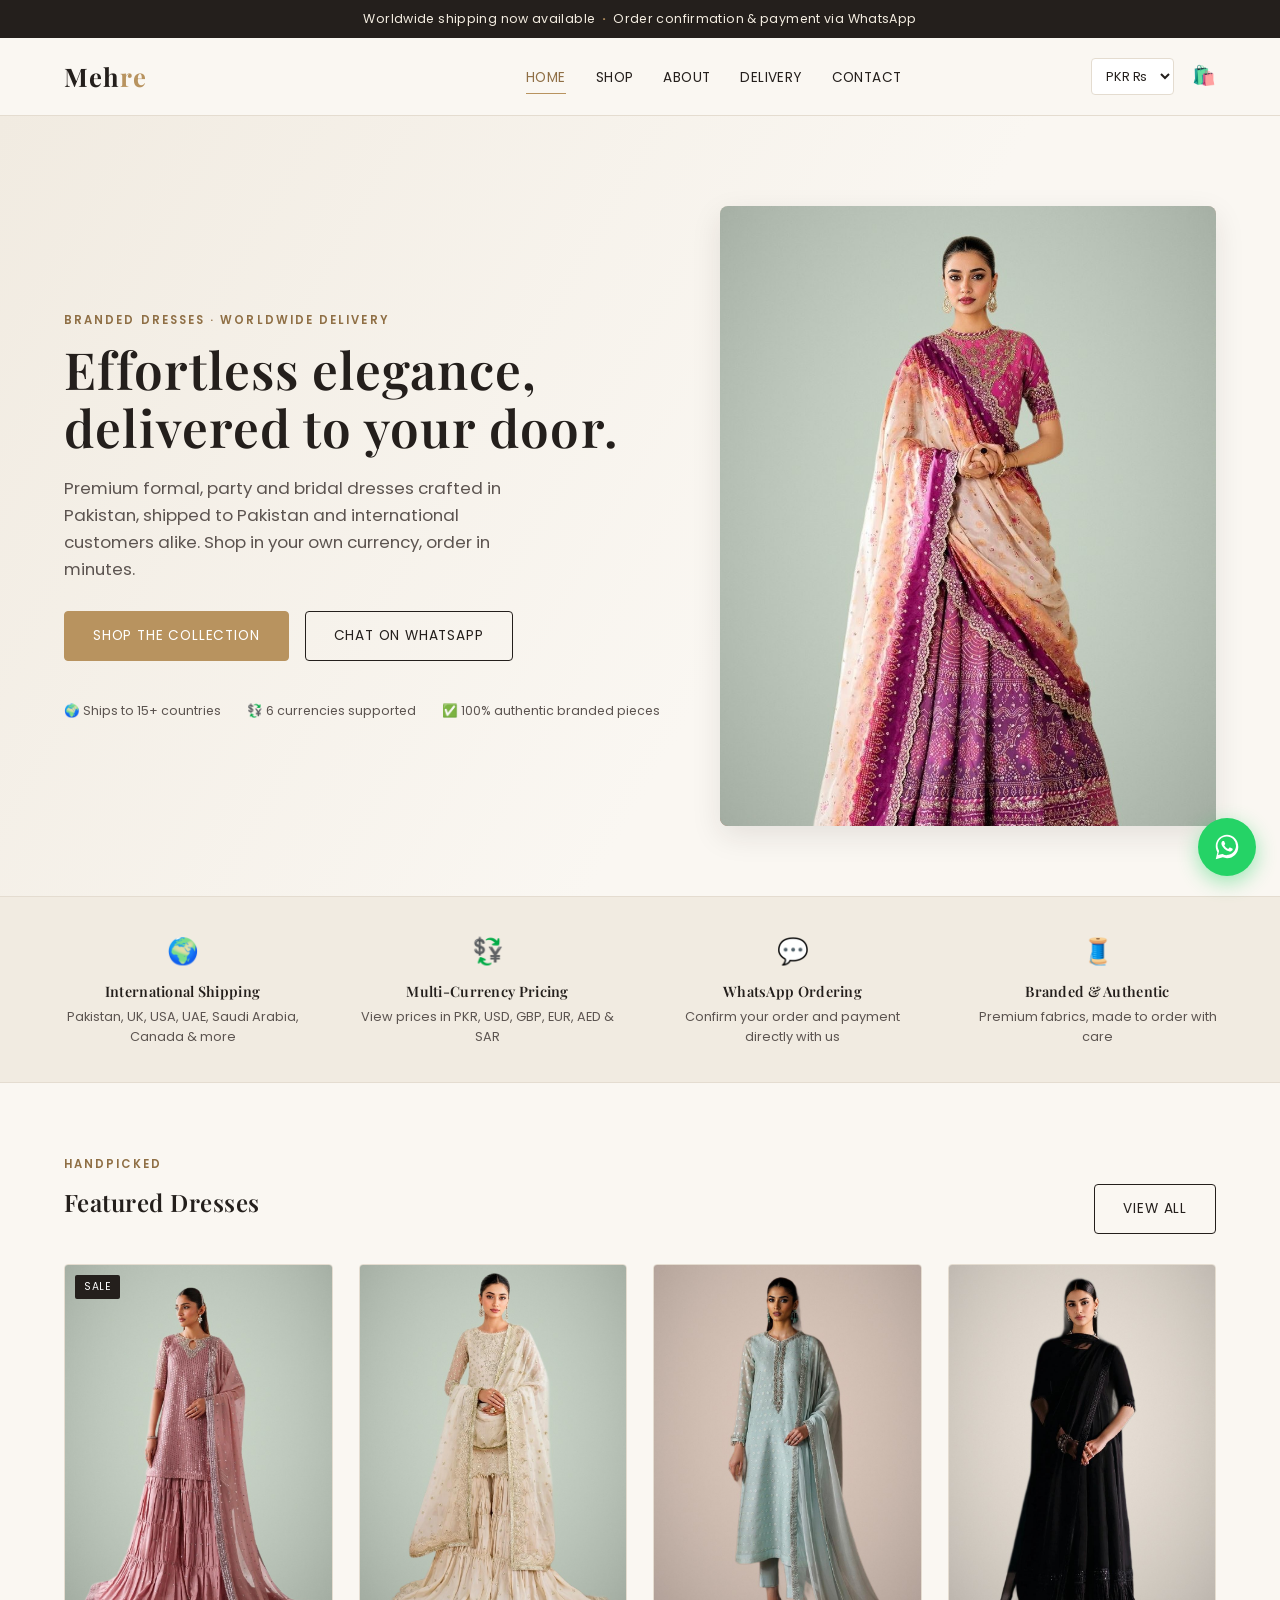
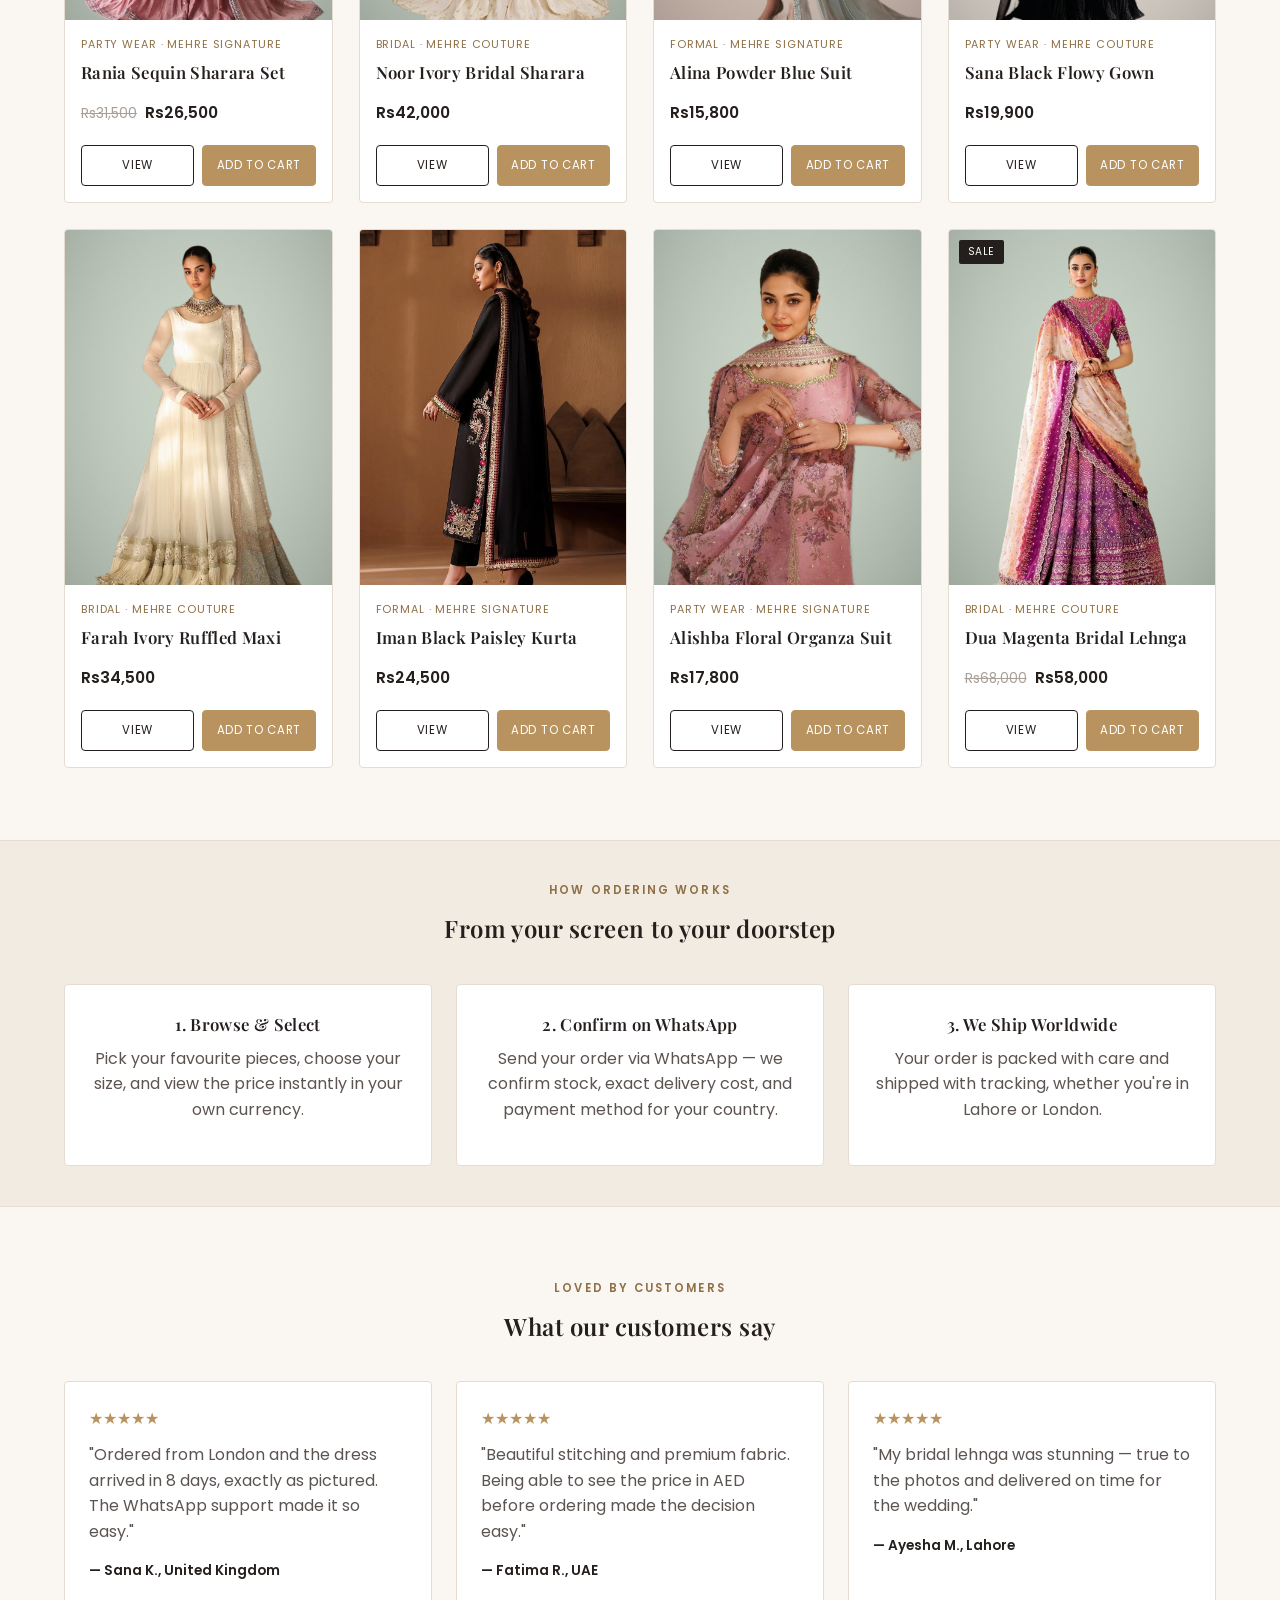
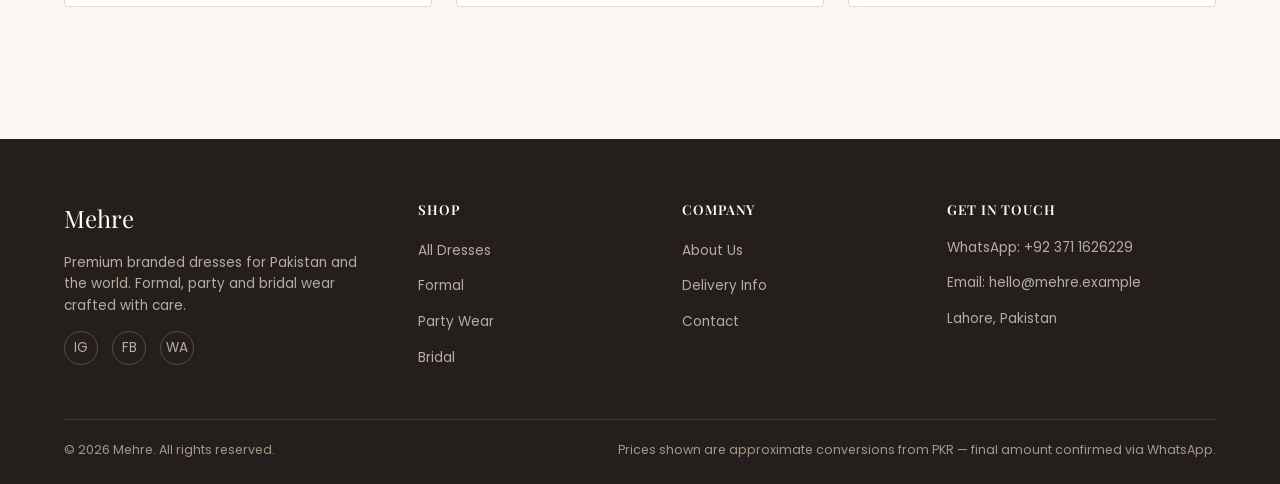
<file: index.html>
<!DOCTYPE html>
<html lang="en">
<head>
<meta charset="UTF-8">
<meta name="viewport" content="width=device-width, initial-scale=1.0">
<title>Mehre — Branded Dresses, Shipped Worldwide</title>
<meta name="description" content="Mehre offers premium branded dresses for Pakistan and international customers, with multi-currency pricing and worldwide delivery.">
<link rel="preconnect" href="https://fonts.googleapis.com">
<link href="https://fonts.googleapis.com/css2?family=Playfair+Display:wght@600;700&family=Poppins:wght@300;400;500;600&display=swap" rel="stylesheet">
<link rel="stylesheet" href="css/style.css">
</head>
<body>

<div class="announce-bar">Worldwide shipping now available &nbsp;<strong>·</strong>&nbsp; Order confirmation &amp; payment via WhatsApp</div>

<header class="site-header">
  <div class="header-inner">
    <a href="index.html" class="logo">Meh<span>re</span></a>
    <div class="nav-overlay"></div>
    <nav class="main-nav">
      <ul>
        <li><a href="index.html" class="active">Home</a></li>
        <li><a href="shop.html">Shop</a></li>
        <li><a href="about.html">About</a></li>
        <li><a href="delivery.html">Delivery</a></li>
        <li><a href="contact.html">Contact</a></li>
      </ul>
    </nav>
    <div class="header-actions">
      <select class="currency-select" aria-label="Select currency">
        <option value="PKR">PKR ₨</option>
        <option value="USD">USD $</option>
        <option value="GBP">GBP £</option>
        <option value="EUR">EUR €</option>
        <option value="AED">AED</option>
        <option value="SAR">SAR</option>
      </select>
      <a href="cart.html" class="cart-link" aria-label="Cart">
        🛍️<span class="cart-count">0</span>
      </a>
      <button class="nav-toggle" aria-label="Menu">☰</button>
    </div>
  </div>
</header>

<section class="hero">
  <div class="container hero-inner">
    <div>
      <span class="eyebrow">Branded Dresses · Worldwide Delivery</span>
      <h1>Effortless elegance,<br>delivered to your door.</h1>
      <p class="lead">Premium formal, party and bridal dresses crafted in Pakistan, shipped to Pakistan and international customers alike. Shop in your own currency, order in minutes.</p>
      <div class="hero-cta">
        <a href="shop.html" class="btn btn-gold">Shop the Collection</a>
        <a href="#" class="btn btn-outline" data-wa-link target="_blank" rel="noopener">Chat on WhatsApp</a>
      </div>
      <div class="hero-badges">
        <span class="hero-badge">🌍 Ships to 15+ countries</span>
        <span class="hero-badge">💱 6 currencies supported</span>
        <span class="hero-badge">✅ 100% authentic branded pieces</span>
      </div>
    </div>
    <div class="hero-visual">
      <img src="images/p10-magenta-lehnga-1.jpg" alt="Dua Magenta Bridal Lehnga — Mehre">
    </div>
  </div>
</section>

<div class="usp-strip">
  <div class="container usp-grid">
    <div class="usp-item"><div class="icon">🌍</div><h4>International Shipping</h4><p>Pakistan, UK, USA, UAE, Saudi Arabia, Canada &amp; more</p></div>
    <div class="usp-item"><div class="icon">💱</div><h4>Multi-Currency Pricing</h4><p>View prices in PKR, USD, GBP, EUR, AED &amp; SAR</p></div>
    <div class="usp-item"><div class="icon">💬</div><h4>WhatsApp Ordering</h4><p>Confirm your order and payment directly with us</p></div>
    <div class="usp-item"><div class="icon">🧵</div><h4>Branded &amp; Authentic</h4><p>Premium fabrics, made to order with care</p></div>
  </div>
</div>

<section class="section">
  <div class="container">
    <div class="grid-header">
      <div>
        <span class="eyebrow">Handpicked</span>
        <h2>Featured Dresses</h2>
      </div>
      <a href="shop.html" class="btn btn-outline">View All</a>
    </div>
    <div class="product-grid" id="featured-grid"></div>
  </div>
</section>

<section class="section section-tight" style="background:var(--color-bg-alt); border-top:1px solid var(--color-line); border-bottom:1px solid var(--color-line);">
  <div class="container center">
    <span class="eyebrow">How Ordering Works</span>
    <h2>From your screen to your doorstep</h2>
    <div class="info-grid" style="margin-top:36px;">
      <div class="info-card">
        <h3>1. Browse &amp; Select</h3>
        <p>Pick your favourite pieces, choose your size, and view the price instantly in your own currency.</p>
      </div>
      <div class="info-card">
        <h3>2. Confirm on WhatsApp</h3>
        <p>Send your order via WhatsApp — we confirm stock, exact delivery cost, and payment method for your country.</p>
      </div>
      <div class="info-card">
        <h3>3. We Ship Worldwide</h3>
        <p>Your order is packed with care and shipped with tracking, whether you're in Lahore or London.</p>
      </div>
    </div>
  </div>
</section>

<section class="section">
  <div class="container">
    <div class="center" style="margin-bottom:36px;">
      <span class="eyebrow">Loved By Customers</span>
      <h2>What our customers say</h2>
    </div>
    <div class="testimonial-grid">
      <div class="testimonial">
        <div class="stars">★★★★★</div>
        <p>"Ordered from London and the dress arrived in 8 days, exactly as pictured. The WhatsApp support made it so easy."</p>
        <div class="name">— Sana K., United Kingdom</div>
      </div>
      <div class="testimonial">
        <div class="stars">★★★★★</div>
        <p>"Beautiful stitching and premium fabric. Being able to see the price in AED before ordering made the decision easy."</p>
        <div class="name">— Fatima R., UAE</div>
      </div>
      <div class="testimonial">
        <div class="stars">★★★★★</div>
        <p>"My bridal lehnga was stunning — true to the photos and delivered on time for the wedding."</p>
        <div class="name">— Ayesha M., Lahore</div>
      </div>
    </div>
  </div>
</section>

<footer class="site-footer">
  <div class="container">
    <div class="footer-grid">
      <div>
        <div class="footer-logo">Mehre</div>
        <p>Premium branded dresses for Pakistan and the world. Formal, party and bridal wear crafted with care.</p>
        <div class="social-row">
          <a href="#" aria-label="Instagram">IG</a>
          <a href="#" aria-label="Facebook">FB</a>
          <a href="#" data-wa-link target="_blank" rel="noopener" aria-label="WhatsApp">WA</a>
        </div>
      </div>
      <div>
        <h4>Shop</h4>
        <ul>
          <li><a href="shop.html">All Dresses</a></li>
          <li><a href="shop.html">Formal</a></li>
          <li><a href="shop.html">Party Wear</a></li>
          <li><a href="shop.html">Bridal</a></li>
        </ul>
      </div>
      <div>
        <h4>Company</h4>
        <ul>
          <li><a href="about.html">About Us</a></li>
          <li><a href="delivery.html">Delivery Info</a></li>
          <li><a href="contact.html">Contact</a></li>
        </ul>
      </div>
      <div>
        <h4>Get In Touch</h4>
        <p>WhatsApp: +92 371 1626229</p>
        <p>Email: hello@mehre.example</p>
        <p>Lahore, Pakistan</p>
      </div>
    </div>
    <div class="footer-bottom">
      <span>© <span class="footer-year"></span> Mehre. All rights reserved.</span>
      <span>Prices shown are approximate conversions from PKR — final amount confirmed via WhatsApp.</span>
    </div>
  </div>
</footer>

<div class="whatsapp-float">
  <span class="wa-tooltip">Chat with us</span>
  <a href="#" class="wa-btn" data-wa-link target="_blank" rel="noopener" aria-label="Chat on WhatsApp">
    <svg viewBox="0 0 32 32" fill="white" xmlns="http://www.w3.org/2000/svg"><path d="M16.02 3C9.4 3 4 8.4 4 15.02c0 2.4.63 4.65 1.72 6.6L4 29l7.55-1.98a11.9 11.9 0 0 0 4.47.87h.01c6.62 0 12.02-5.4 12.02-12.02C28.05 8.4 22.65 3 16.02 3zm0 21.86c-1.7 0-3.36-.46-4.8-1.32l-.34-.2-4.48 1.17 1.2-4.37-.22-.36a9.83 9.83 0 0 1-1.5-5.16c0-5.44 4.43-9.87 9.87-9.87 2.64 0 5.12 1.03 6.98 2.9a9.8 9.8 0 0 1 2.9 6.97c0 5.44-4.43 9.87-9.87 9.87zm5.4-7.4c-.3-.15-1.75-.86-2.02-.96-.27-.1-.47-.15-.67.15-.2.3-.77.96-.94 1.15-.17.2-.35.22-.65.07-.3-.15-1.24-.46-2.36-1.46-.87-.78-1.46-1.74-1.63-2.04-.17-.3-.02-.46.13-.6.13-.13.3-.35.45-.52.15-.17.2-.3.3-.5.1-.2.05-.37-.02-.52-.07-.15-.67-1.6-.92-2.2-.24-.58-.49-.5-.67-.5h-.57c-.2 0-.52.07-.79.37-.27.3-1.04 1.02-1.04 2.48s1.07 2.87 1.22 3.07c.15.2 2.1 3.2 5.08 4.49.71.31 1.26.49 1.7.63.71.22 1.36.19 1.87.12.57-.09 1.75-.72 2-1.41.25-.7.25-1.3.17-1.42-.07-.13-.27-.2-.57-.35z"/></svg>
  </a>
</div>

<script src="js/products.js"></script>
<script src="js/main.js"></script>
</body>
</html>
</file>
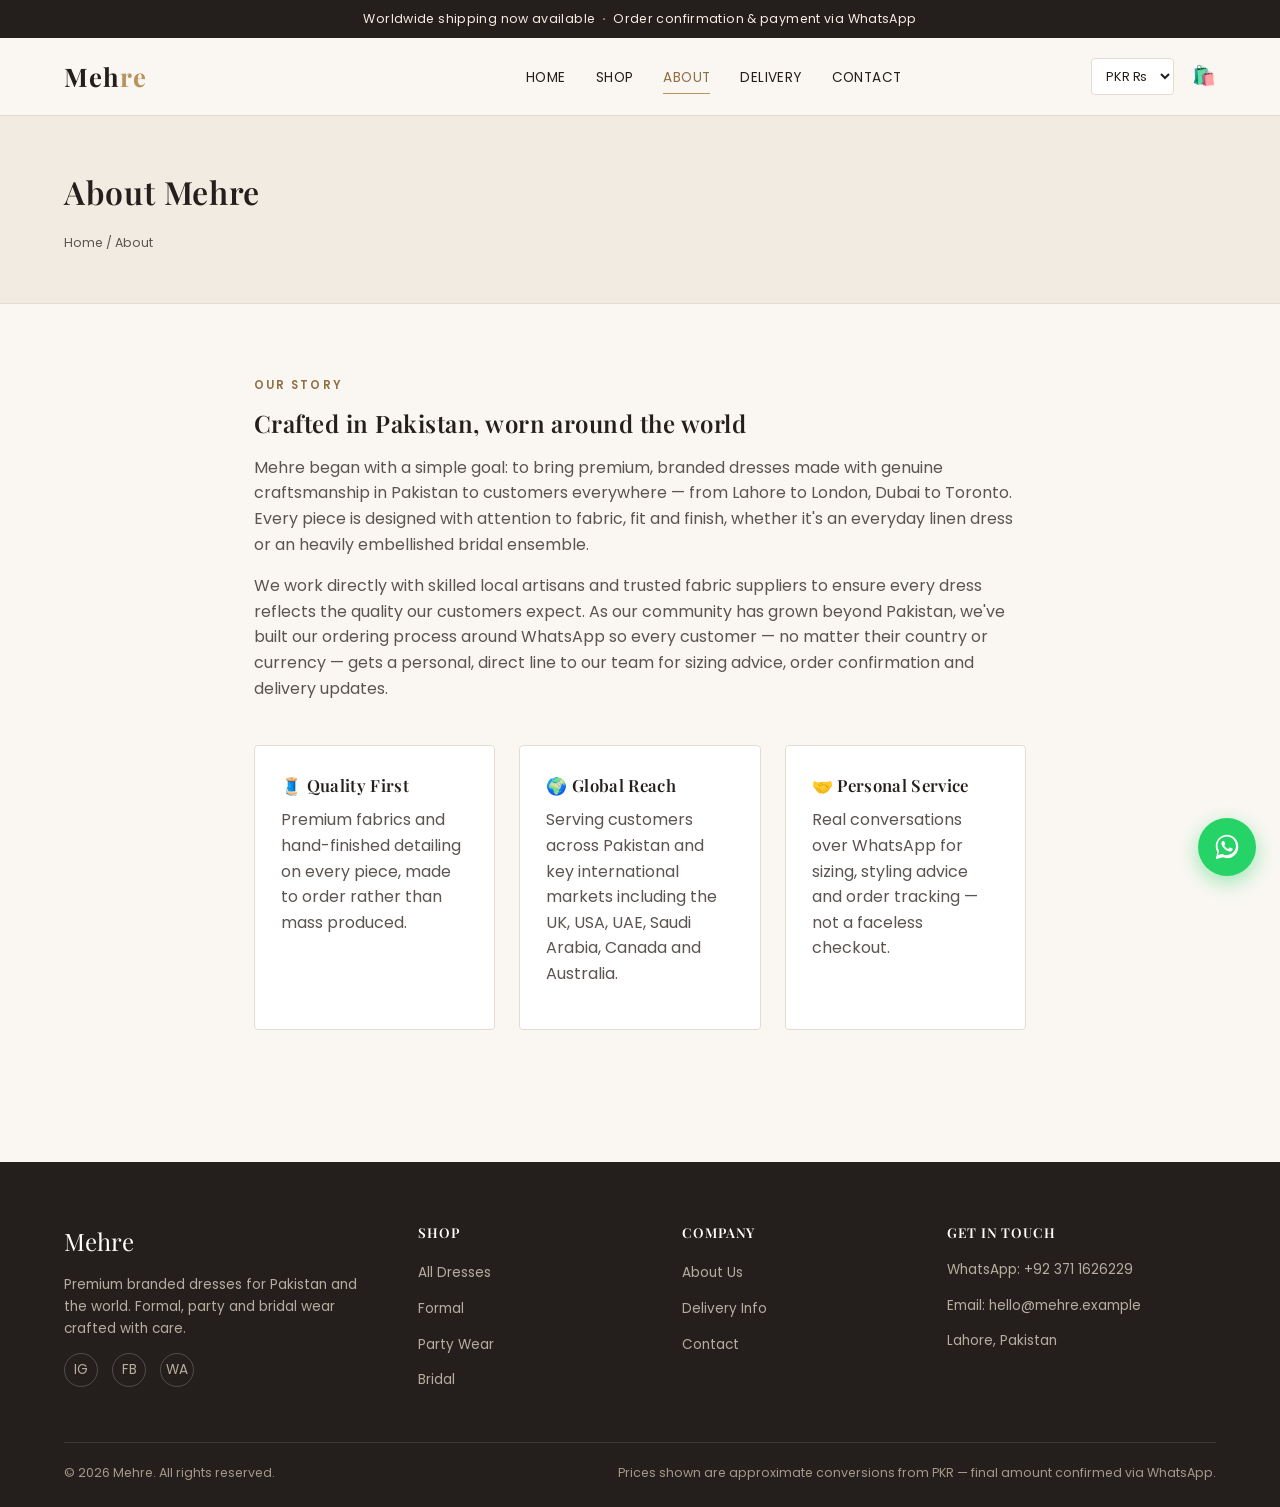
<file: about.html>
<!DOCTYPE html>
<html lang="en">
<head>
<meta charset="UTF-8">
<meta name="viewport" content="width=device-width, initial-scale=1.0">
<title>About Us — Mehre</title>
<meta name="description" content="Learn about Mehre — a Pakistan-based branded dress label serving customers across Pakistan and internationally.">
<link rel="preconnect" href="https://fonts.googleapis.com">
<link href="https://fonts.googleapis.com/css2?family=Playfair+Display:wght@600;700&family=Poppins:wght@300;400;500;600&display=swap" rel="stylesheet">
<link rel="stylesheet" href="css/style.css">
</head>
<body>

<div class="announce-bar">Worldwide shipping now available &nbsp;<strong>·</strong>&nbsp; Order confirmation &amp; payment via WhatsApp</div>

<header class="site-header">
  <div class="header-inner">
    <a href="index.html" class="logo">Meh<span>re</span></a>
    <div class="nav-overlay"></div>
    <nav class="main-nav">
      <ul>
        <li><a href="index.html">Home</a></li>
        <li><a href="shop.html">Shop</a></li>
        <li><a href="about.html" class="active">About</a></li>
        <li><a href="delivery.html">Delivery</a></li>
        <li><a href="contact.html">Contact</a></li>
      </ul>
    </nav>
    <div class="header-actions">
      <select class="currency-select" aria-label="Select currency">
        <option value="PKR">PKR ₨</option>
        <option value="USD">USD $</option>
        <option value="GBP">GBP £</option>
        <option value="EUR">EUR €</option>
        <option value="AED">AED</option>
        <option value="SAR">SAR</option>
      </select>
      <a href="cart.html" class="cart-link" aria-label="Cart">
        🛍️<span class="cart-count">0</span>
      </a>
      <button class="nav-toggle" aria-label="Menu">☰</button>
    </div>
  </div>
</header>

<div class="page-banner">
  <div class="container">
    <h1>About Mehre</h1>
    <div class="breadcrumb"><a href="index.html">Home</a> / About</div>
  </div>
</div>

<section class="section">
  <div class="container" style="max-width:820px;">
    <span class="eyebrow">Our Story</span>
    <h2 id="about-heading">Crafted in Pakistan, worn around the world</h2>
    <div id="about-paragraphs">
      <p>Mehre began with a simple goal: to bring premium, branded dresses made with genuine craftsmanship in Pakistan to customers everywhere — from Lahore to London, Dubai to Toronto. Every piece is designed with attention to fabric, fit and finish, whether it's an everyday linen dress or an heavily embellished bridal ensemble.</p>
      <p>We work directly with skilled local artisans and trusted fabric suppliers to ensure every dress reflects the quality our customers expect. As our community has grown beyond Pakistan, we've built our ordering process around WhatsApp so every customer — no matter their country or currency — gets a personal, direct line to our team for sizing advice, order confirmation and delivery updates.</p>
    </div>

    <div class="info-grid" id="about-cards" style="margin-top:44px;">
      <div class="info-card">
        <h3>🧵 Quality First</h3>
        <p>Premium fabrics and hand-finished detailing on every piece, made to order rather than mass produced.</p>
      </div>
      <div class="info-card">
        <h3>🌍 Global Reach</h3>
        <p>Serving customers across Pakistan and key international markets including the UK, USA, UAE, Saudi Arabia, Canada and Australia.</p>
      </div>
      <div class="info-card">
        <h3>🤝 Personal Service</h3>
        <p>Real conversations over WhatsApp for sizing, styling advice and order tracking — not a faceless checkout.</p>
      </div>
    </div>
  </div>
</section>

<footer class="site-footer">
  <div class="container">
    <div class="footer-grid">
      <div>
        <div class="footer-logo">Mehre</div>
        <p>Premium branded dresses for Pakistan and the world. Formal, party and bridal wear crafted with care.</p>
        <div class="social-row">
          <a href="#" aria-label="Instagram">IG</a>
          <a href="#" aria-label="Facebook">FB</a>
          <a href="#" data-wa-link target="_blank" rel="noopener" aria-label="WhatsApp">WA</a>
        </div>
      </div>
      <div>
        <h4>Shop</h4>
        <ul>
          <li><a href="shop.html">All Dresses</a></li>
          <li><a href="shop.html">Formal</a></li>
          <li><a href="shop.html">Party Wear</a></li>
          <li><a href="shop.html">Bridal</a></li>
        </ul>
      </div>
      <div>
        <h4>Company</h4>
        <ul>
          <li><a href="about.html">About Us</a></li>
          <li><a href="delivery.html">Delivery Info</a></li>
          <li><a href="contact.html">Contact</a></li>
        </ul>
      </div>
      <div>
        <h4>Get In Touch</h4>
        <p>WhatsApp: +92 371 1626229</p>
        <p>Email: hello@mehre.example</p>
        <p>Lahore, Pakistan</p>
      </div>
    </div>
    <div class="footer-bottom">
      <span>© <span class="footer-year"></span> Mehre. All rights reserved.</span>
      <span>Prices shown are approximate conversions from PKR — final amount confirmed via WhatsApp.</span>
    </div>
  </div>
</footer>

<div class="whatsapp-float">
  <span class="wa-tooltip">Chat with us</span>
  <a href="#" class="wa-btn" data-wa-link target="_blank" rel="noopener" aria-label="Chat on WhatsApp">
    <svg viewBox="0 0 32 32" fill="white" xmlns="http://www.w3.org/2000/svg"><path d="M16.02 3C9.4 3 4 8.4 4 15.02c0 2.4.63 4.65 1.72 6.6L4 29l7.55-1.98a11.9 11.9 0 0 0 4.47.87h.01c6.62 0 12.02-5.4 12.02-12.02C28.05 8.4 22.65 3 16.02 3zm0 21.86c-1.7 0-3.36-.46-4.8-1.32l-.34-.2-4.48 1.17 1.2-4.37-.22-.36a9.83 9.83 0 0 1-1.5-5.16c0-5.44 4.43-9.87 9.87-9.87 2.64 0 5.12 1.03 6.98 2.9a9.8 9.8 0 0 1 2.9 6.97c0 5.44-4.43 9.87-9.87 9.87zm5.4-7.4c-.3-.15-1.75-.86-2.02-.96-.27-.1-.47-.15-.67.15-.2.3-.77.96-.94 1.15-.17.2-.35.22-.65.07-.3-.15-1.24-.46-2.36-1.46-.87-.78-1.46-1.74-1.63-2.04-.17-.3-.02-.46.13-.6.13-.13.3-.35.45-.52.15-.17.2-.3.3-.5.1-.2.05-.37-.02-.52-.07-.15-.67-1.6-.92-2.2-.24-.58-.49-.5-.67-.5h-.57c-.2 0-.52.07-.79.37-.27.3-1.04 1.02-1.04 2.48s1.07 2.87 1.22 3.07c.15.2 2.1 3.2 5.08 4.49.71.31 1.26.49 1.7.63.71.22 1.36.19 1.87.12.57-.09 1.75-.72 2-1.41.25-.7.25-1.3.17-1.42-.07-.13-.27-.2-.57-.35z"/></svg>
  </a>
</div>

<script src="js/products.js"></script>
<script src="js/main.js"></script>
</body>
</html>
</file>
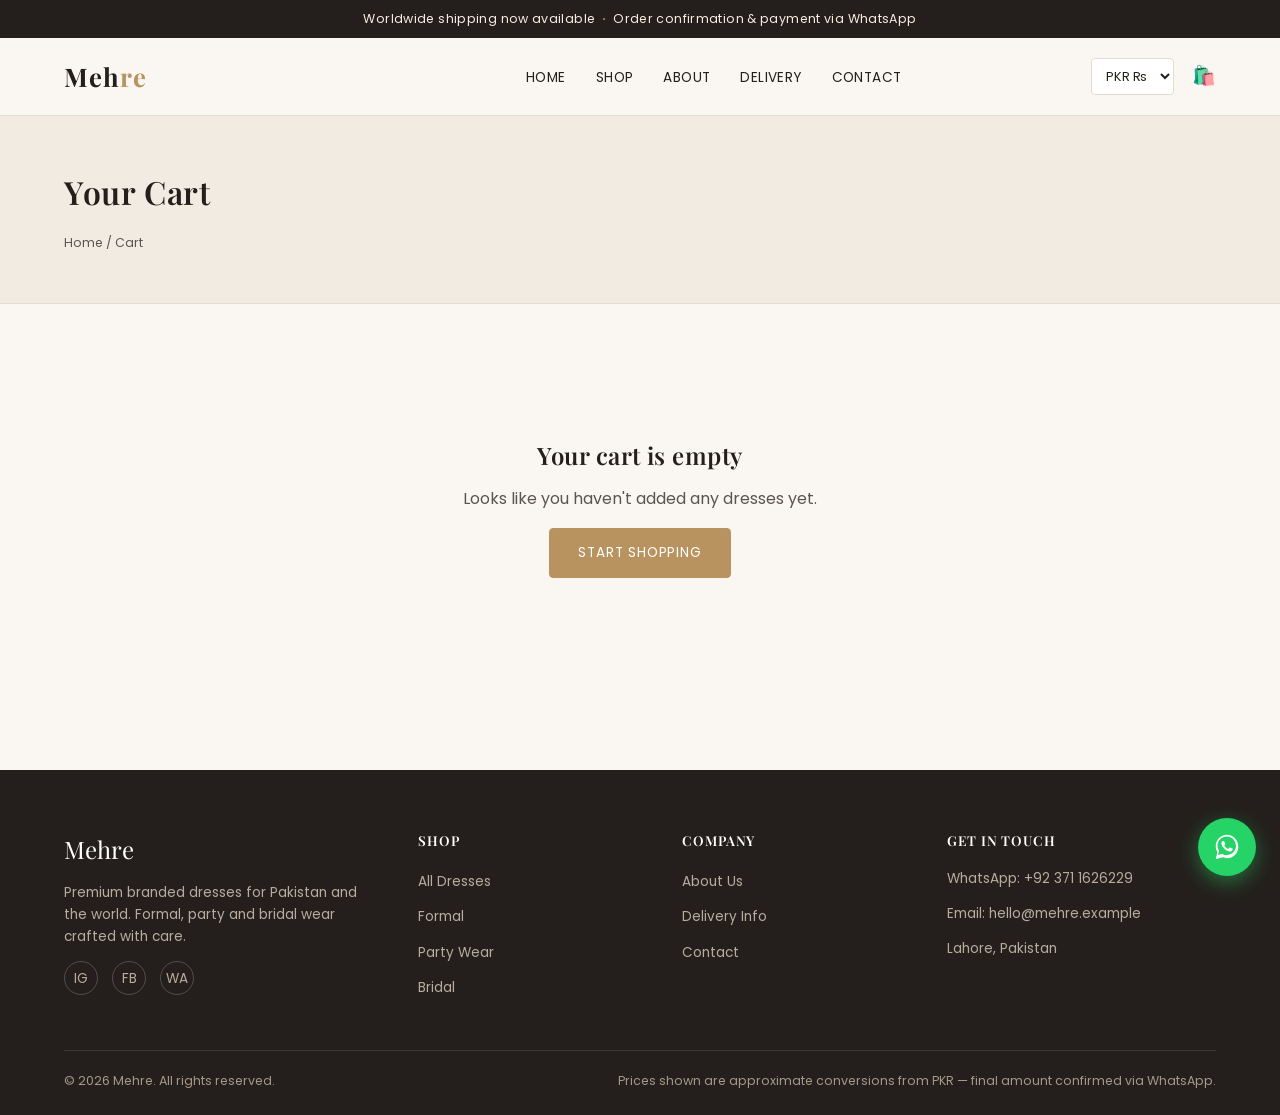
<file: cart.html>
<!DOCTYPE html>
<html lang="en">
<head>
<meta charset="UTF-8">
<meta name="viewport" content="width=device-width, initial-scale=1.0">
<title>Your Cart — Mehre</title>
<link rel="preconnect" href="https://fonts.googleapis.com">
<link href="https://fonts.googleapis.com/css2?family=Playfair+Display:wght@600;700&family=Poppins:wght@300;400;500;600&display=swap" rel="stylesheet">
<link rel="stylesheet" href="css/style.css">
</head>
<body>

<div class="announce-bar">Worldwide shipping now available &nbsp;<strong>·</strong>&nbsp; Order confirmation &amp; payment via WhatsApp</div>

<header class="site-header">
  <div class="header-inner">
    <a href="index.html" class="logo">Meh<span>re</span></a>
    <div class="nav-overlay"></div>
    <nav class="main-nav">
      <ul>
        <li><a href="index.html">Home</a></li>
        <li><a href="shop.html">Shop</a></li>
        <li><a href="about.html">About</a></li>
        <li><a href="delivery.html">Delivery</a></li>
        <li><a href="contact.html">Contact</a></li>
      </ul>
    </nav>
    <div class="header-actions">
      <select class="currency-select" aria-label="Select currency">
        <option value="PKR">PKR ₨</option>
        <option value="USD">USD $</option>
        <option value="GBP">GBP £</option>
        <option value="EUR">EUR €</option>
        <option value="AED">AED</option>
        <option value="SAR">SAR</option>
      </select>
      <a href="cart.html" class="cart-link" aria-label="Cart">
        🛍️<span class="cart-count">0</span>
      </a>
      <button class="nav-toggle" aria-label="Menu">☰</button>
    </div>
  </div>
</header>

<div class="page-banner">
  <div class="container">
    <h1>Your Cart</h1>
    <div class="breadcrumb"><a href="index.html">Home</a> / Cart</div>
  </div>
</div>

<section class="section" id="cart-root">
  <div class="container">

    <div id="cart-empty" class="empty-state" style="display:none;">
      <h2>Your cart is empty</h2>
      <p>Looks like you haven't added any dresses yet.</p>
      <a href="shop.html" class="btn btn-gold">Start Shopping</a>
    </div>

    <div id="cart-filled" class="cart-layout" style="display:none;">
      <div>
        <table class="cart-table">
          <thead>
            <tr><th>Item</th><th>Price</th><th>Qty</th><th>Subtotal</th></tr>
          </thead>
          <tbody id="cart-body"></tbody>
        </table>
      </div>
      <div class="cart-summary">
        <h3>Order Summary</h3>
        <div class="summary-row"><span>Subtotal</span><span id="cart-subtotal">Rs0</span></div>
        <div class="summary-row"><span>Delivery</span><span>Calculated on WhatsApp</span></div>
        <div class="summary-row total"><span>Total</span><span id="cart-total">Rs0</span></div>
        <a href="#" id="cart-checkout-wa" class="btn btn-whatsapp btn-block" style="margin-top:16px;">Checkout via WhatsApp</a>
        <p class="rate-note">We'll confirm final total (including delivery to your country) and payment method on WhatsApp before you pay.</p>
      </div>
    </div>

  </div>
</section>

<footer class="site-footer">
  <div class="container">
    <div class="footer-grid">
      <div>
        <div class="footer-logo">Mehre</div>
        <p>Premium branded dresses for Pakistan and the world. Formal, party and bridal wear crafted with care.</p>
        <div class="social-row">
          <a href="#" aria-label="Instagram">IG</a>
          <a href="#" aria-label="Facebook">FB</a>
          <a href="#" data-wa-link target="_blank" rel="noopener" aria-label="WhatsApp">WA</a>
        </div>
      </div>
      <div>
        <h4>Shop</h4>
        <ul>
          <li><a href="shop.html">All Dresses</a></li>
          <li><a href="shop.html">Formal</a></li>
          <li><a href="shop.html">Party Wear</a></li>
          <li><a href="shop.html">Bridal</a></li>
        </ul>
      </div>
      <div>
        <h4>Company</h4>
        <ul>
          <li><a href="about.html">About Us</a></li>
          <li><a href="delivery.html">Delivery Info</a></li>
          <li><a href="contact.html">Contact</a></li>
        </ul>
      </div>
      <div>
        <h4>Get In Touch</h4>
        <p>WhatsApp: +92 371 1626229</p>
        <p>Email: hello@mehre.example</p>
        <p>Lahore, Pakistan</p>
      </div>
    </div>
    <div class="footer-bottom">
      <span>© <span class="footer-year"></span> Mehre. All rights reserved.</span>
      <span>Prices shown are approximate conversions from PKR — final amount confirmed via WhatsApp.</span>
    </div>
  </div>
</footer>

<div class="whatsapp-float">
  <span class="wa-tooltip">Chat with us</span>
  <a href="#" class="wa-btn" data-wa-link target="_blank" rel="noopener" aria-label="Chat on WhatsApp">
    <svg viewBox="0 0 32 32" fill="white" xmlns="http://www.w3.org/2000/svg"><path d="M16.02 3C9.4 3 4 8.4 4 15.02c0 2.4.63 4.65 1.72 6.6L4 29l7.55-1.98a11.9 11.9 0 0 0 4.47.87h.01c6.62 0 12.02-5.4 12.02-12.02C28.05 8.4 22.65 3 16.02 3zm0 21.86c-1.7 0-3.36-.46-4.8-1.32l-.34-.2-4.48 1.17 1.2-4.37-.22-.36a9.83 9.83 0 0 1-1.5-5.16c0-5.44 4.43-9.87 9.87-9.87 2.64 0 5.12 1.03 6.98 2.9a9.8 9.8 0 0 1 2.9 6.97c0 5.44-4.43 9.87-9.87 9.87zm5.4-7.4c-.3-.15-1.75-.86-2.02-.96-.27-.1-.47-.15-.67.15-.2.3-.77.96-.94 1.15-.17.2-.35.22-.65.07-.3-.15-1.24-.46-2.36-1.46-.87-.78-1.46-1.74-1.63-2.04-.17-.3-.02-.46.13-.6.13-.13.3-.35.45-.52.15-.17.2-.3.3-.5.1-.2.05-.37-.02-.52-.07-.15-.67-1.6-.92-2.2-.24-.58-.49-.5-.67-.5h-.57c-.2 0-.52.07-.79.37-.27.3-1.04 1.02-1.04 2.48s1.07 2.87 1.22 3.07c.15.2 2.1 3.2 5.08 4.49.71.31 1.26.49 1.7.63.71.22 1.36.19 1.87.12.57-.09 1.75-.72 2-1.41.25-.7.25-1.3.17-1.42-.07-.13-.27-.2-.57-.35z"/></svg>
  </a>
</div>

<script src="js/products.js"></script>
<script src="js/main.js"></script>
</body>
</html>
</file>
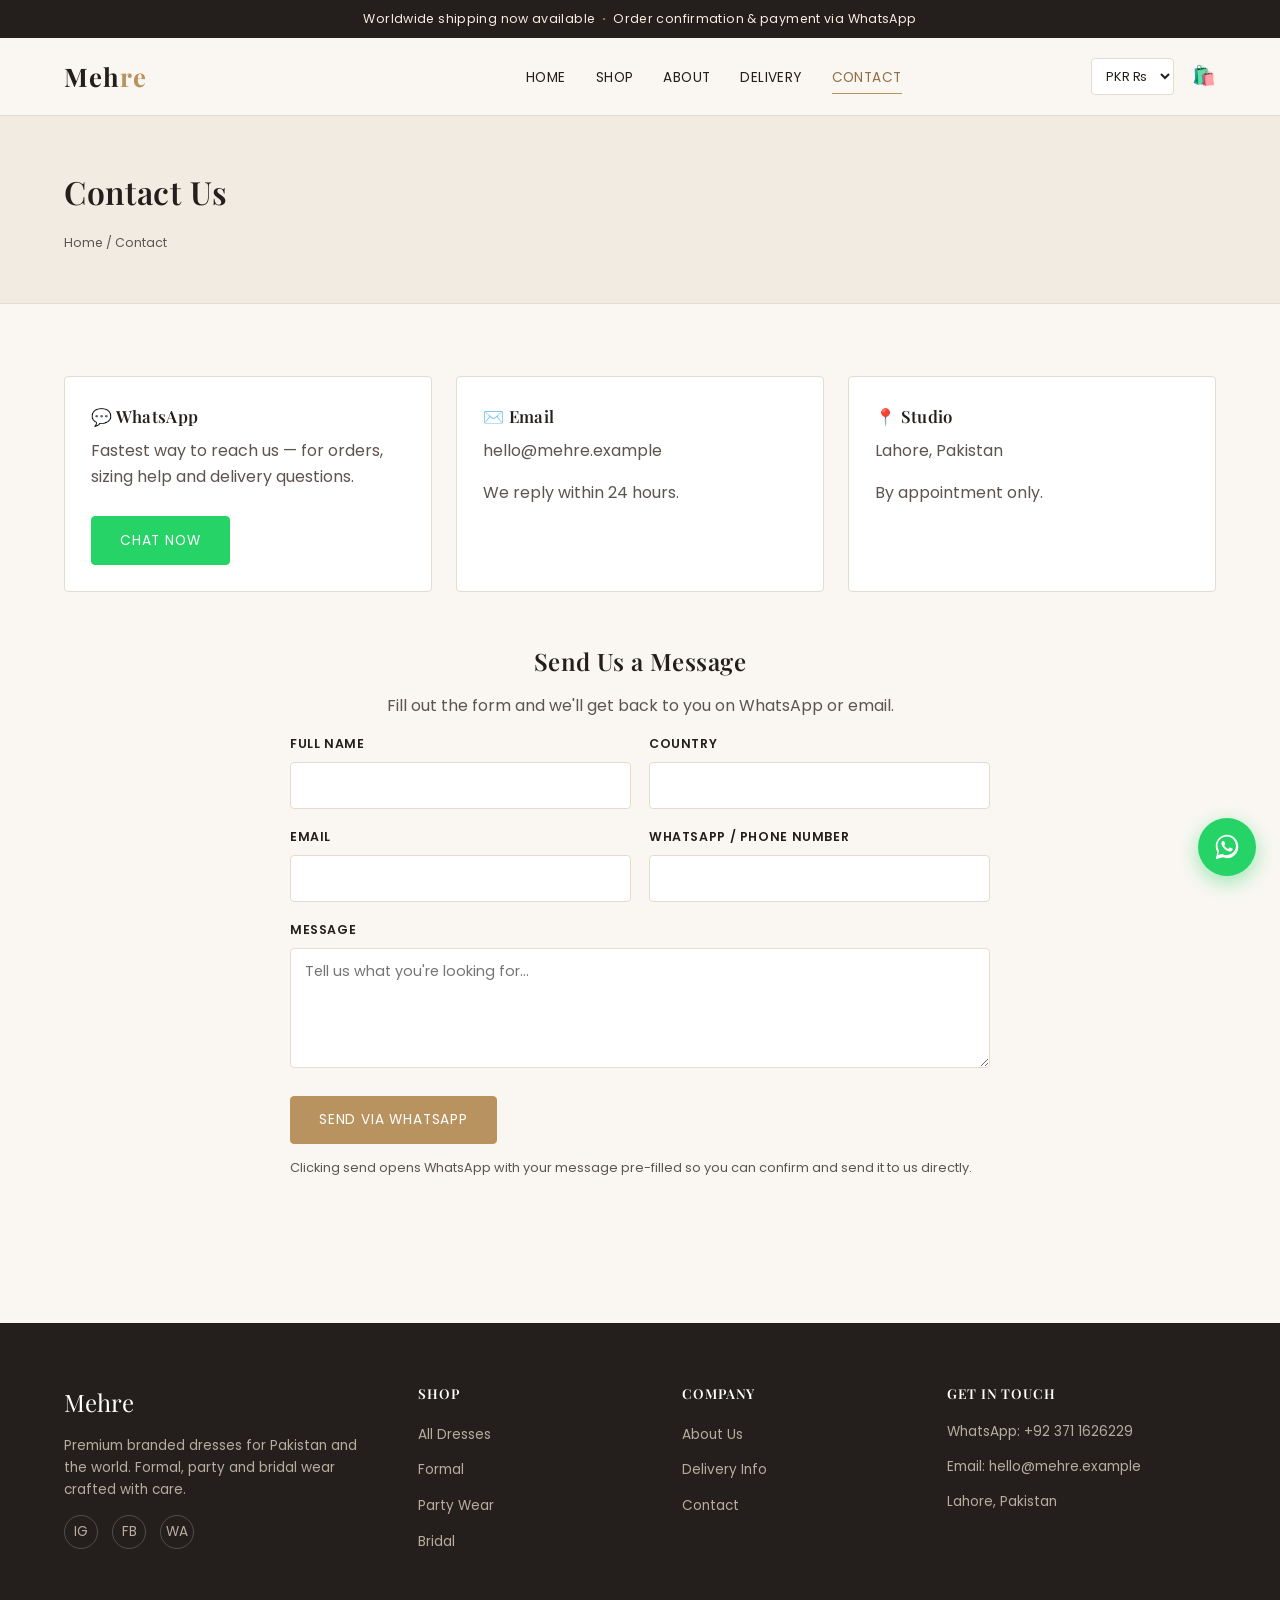
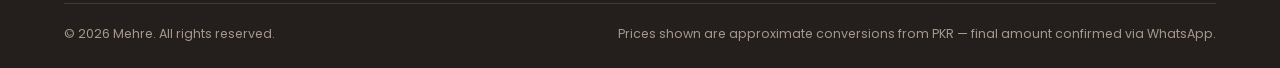
<file: contact.html>
<!DOCTYPE html>
<html lang="en">
<head>
<meta charset="UTF-8">
<meta name="viewport" content="width=device-width, initial-scale=1.0">
<title>Contact Us — Mehre</title>
<meta name="description" content="Get in touch with Mehre via WhatsApp, email, or our contact form for order and delivery questions.">
<link rel="preconnect" href="https://fonts.googleapis.com">
<link href="https://fonts.googleapis.com/css2?family=Playfair+Display:wght@600;700&family=Poppins:wght@300;400;500;600&display=swap" rel="stylesheet">
<link rel="stylesheet" href="css/style.css">
</head>
<body>

<div class="announce-bar">Worldwide shipping now available &nbsp;<strong>·</strong>&nbsp; Order confirmation &amp; payment via WhatsApp</div>

<header class="site-header">
  <div class="header-inner">
    <a href="index.html" class="logo">Meh<span>re</span></a>
    <div class="nav-overlay"></div>
    <nav class="main-nav">
      <ul>
        <li><a href="index.html">Home</a></li>
        <li><a href="shop.html">Shop</a></li>
        <li><a href="about.html">About</a></li>
        <li><a href="delivery.html">Delivery</a></li>
        <li><a href="contact.html" class="active">Contact</a></li>
      </ul>
    </nav>
    <div class="header-actions">
      <select class="currency-select" aria-label="Select currency">
        <option value="PKR">PKR ₨</option>
        <option value="USD">USD $</option>
        <option value="GBP">GBP £</option>
        <option value="EUR">EUR €</option>
        <option value="AED">AED</option>
        <option value="SAR">SAR</option>
      </select>
      <a href="cart.html" class="cart-link" aria-label="Cart">
        🛍️<span class="cart-count">0</span>
      </a>
      <button class="nav-toggle" aria-label="Menu">☰</button>
    </div>
  </div>
</header>

<div class="page-banner">
  <div class="container">
    <h1>Contact Us</h1>
    <div class="breadcrumb"><a href="index.html">Home</a> / Contact</div>
  </div>
</div>

<section class="section">
  <div class="container">
    <div class="info-grid" style="margin-bottom:50px;">
      <div class="info-card">
        <h3>💬 WhatsApp</h3>
        <p>Fastest way to reach us — for orders, sizing help and delivery questions.</p>
        <a href="#" class="btn btn-whatsapp" data-wa-link target="_blank" rel="noopener" style="margin-top:10px;">Chat Now</a>
      </div>
      <div class="info-card">
        <h3>✉️ Email</h3>
        <p>hello@mehre.example</p>
        <p>We reply within 24 hours.</p>
      </div>
      <div class="info-card">
        <h3>📍 Studio</h3>
        <p>Lahore, Pakistan</p>
        <p>By appointment only.</p>
      </div>
    </div>

    <div style="max-width:700px; margin:0 auto;">
      <h2 class="center">Send Us a Message</h2>
      <p class="center muted">Fill out the form and we'll get back to you on WhatsApp or email.</p>
      <form id="contact-form">
        <div class="form-grid">
          <div>
            <label for="cf-name">Full Name</label>
            <input type="text" id="cf-name" required>
          </div>
          <div>
            <label for="cf-country">Country</label>
            <input type="text" id="cf-country" required>
          </div>
          <div>
            <label for="cf-email">Email</label>
            <input type="email" id="cf-email" required>
          </div>
          <div>
            <label for="cf-phone">WhatsApp / Phone Number</label>
            <input type="tel" id="cf-phone" required>
          </div>
          <div class="full">
            <label for="cf-message">Message</label>
            <textarea id="cf-message" required placeholder="Tell us what you're looking for..."></textarea>
          </div>
        </div>
        <button type="submit" class="btn btn-gold" style="margin-top:20px;">Send via WhatsApp</button>
        <p class="form-note muted">Clicking send opens WhatsApp with your message pre-filled so you can confirm and send it to us directly.</p>
      </form>
    </div>
  </div>
</section>

<footer class="site-footer">
  <div class="container">
    <div class="footer-grid">
      <div>
        <div class="footer-logo">Mehre</div>
        <p>Premium branded dresses for Pakistan and the world. Formal, party and bridal wear crafted with care.</p>
        <div class="social-row">
          <a href="#" aria-label="Instagram">IG</a>
          <a href="#" aria-label="Facebook">FB</a>
          <a href="#" data-wa-link target="_blank" rel="noopener" aria-label="WhatsApp">WA</a>
        </div>
      </div>
      <div>
        <h4>Shop</h4>
        <ul>
          <li><a href="shop.html">All Dresses</a></li>
          <li><a href="shop.html">Formal</a></li>
          <li><a href="shop.html">Party Wear</a></li>
          <li><a href="shop.html">Bridal</a></li>
        </ul>
      </div>
      <div>
        <h4>Company</h4>
        <ul>
          <li><a href="about.html">About Us</a></li>
          <li><a href="delivery.html">Delivery Info</a></li>
          <li><a href="contact.html">Contact</a></li>
        </ul>
      </div>
      <div>
        <h4>Get In Touch</h4>
        <p>WhatsApp: +92 371 1626229</p>
        <p>Email: hello@mehre.example</p>
        <p>Lahore, Pakistan</p>
      </div>
    </div>
    <div class="footer-bottom">
      <span>© <span class="footer-year"></span> Mehre. All rights reserved.</span>
      <span>Prices shown are approximate conversions from PKR — final amount confirmed via WhatsApp.</span>
    </div>
  </div>
</footer>

<div class="whatsapp-float">
  <span class="wa-tooltip">Chat with us</span>
  <a href="#" class="wa-btn" data-wa-link target="_blank" rel="noopener" aria-label="Chat on WhatsApp">
    <svg viewBox="0 0 32 32" fill="white" xmlns="http://www.w3.org/2000/svg"><path d="M16.02 3C9.4 3 4 8.4 4 15.02c0 2.4.63 4.65 1.72 6.6L4 29l7.55-1.98a11.9 11.9 0 0 0 4.47.87h.01c6.62 0 12.02-5.4 12.02-12.02C28.05 8.4 22.65 3 16.02 3zm0 21.86c-1.7 0-3.36-.46-4.8-1.32l-.34-.2-4.48 1.17 1.2-4.37-.22-.36a9.83 9.83 0 0 1-1.5-5.16c0-5.44 4.43-9.87 9.87-9.87 2.64 0 5.12 1.03 6.98 2.9a9.8 9.8 0 0 1 2.9 6.97c0 5.44-4.43 9.87-9.87 9.87zm5.4-7.4c-.3-.15-1.75-.86-2.02-.96-.27-.1-.47-.15-.67.15-.2.3-.77.96-.94 1.15-.17.2-.35.22-.65.07-.3-.15-1.24-.46-2.36-1.46-.87-.78-1.46-1.74-1.63-2.04-.17-.3-.02-.46.13-.6.13-.13.3-.35.45-.52.15-.17.2-.3.3-.5.1-.2.05-.37-.02-.52-.07-.15-.67-1.6-.92-2.2-.24-.58-.49-.5-.67-.5h-.57c-.2 0-.52.07-.79.37-.27.3-1.04 1.02-1.04 2.48s1.07 2.87 1.22 3.07c.15.2 2.1 3.2 5.08 4.49.71.31 1.26.49 1.7.63.71.22 1.36.19 1.87.12.57-.09 1.75-.72 2-1.41.25-.7.25-1.3.17-1.42-.07-.13-.27-.2-.57-.35z"/></svg>
  </a>
</div>

<script src="js/products.js"></script>
<script src="js/main.js"></script>
<script>
  document.getElementById("contact-form").addEventListener("submit", function(e){
    e.preventDefault();
    const name = document.getElementById("cf-name").value;
    const country = document.getElementById("cf-country").value;
    const email = document.getElementById("cf-email").value;
    const phone = document.getElementById("cf-phone").value;
    const message = document.getElementById("cf-message").value;
    const text = `Hi Mehre! My name is ${name} from ${country}.\n` +
      `Email: ${email}\nPhone: ${phone}\n\nMessage: ${message}`;
    window.open(waLink(text), "_blank");
  });
</script>
</body>
</html>
</file>
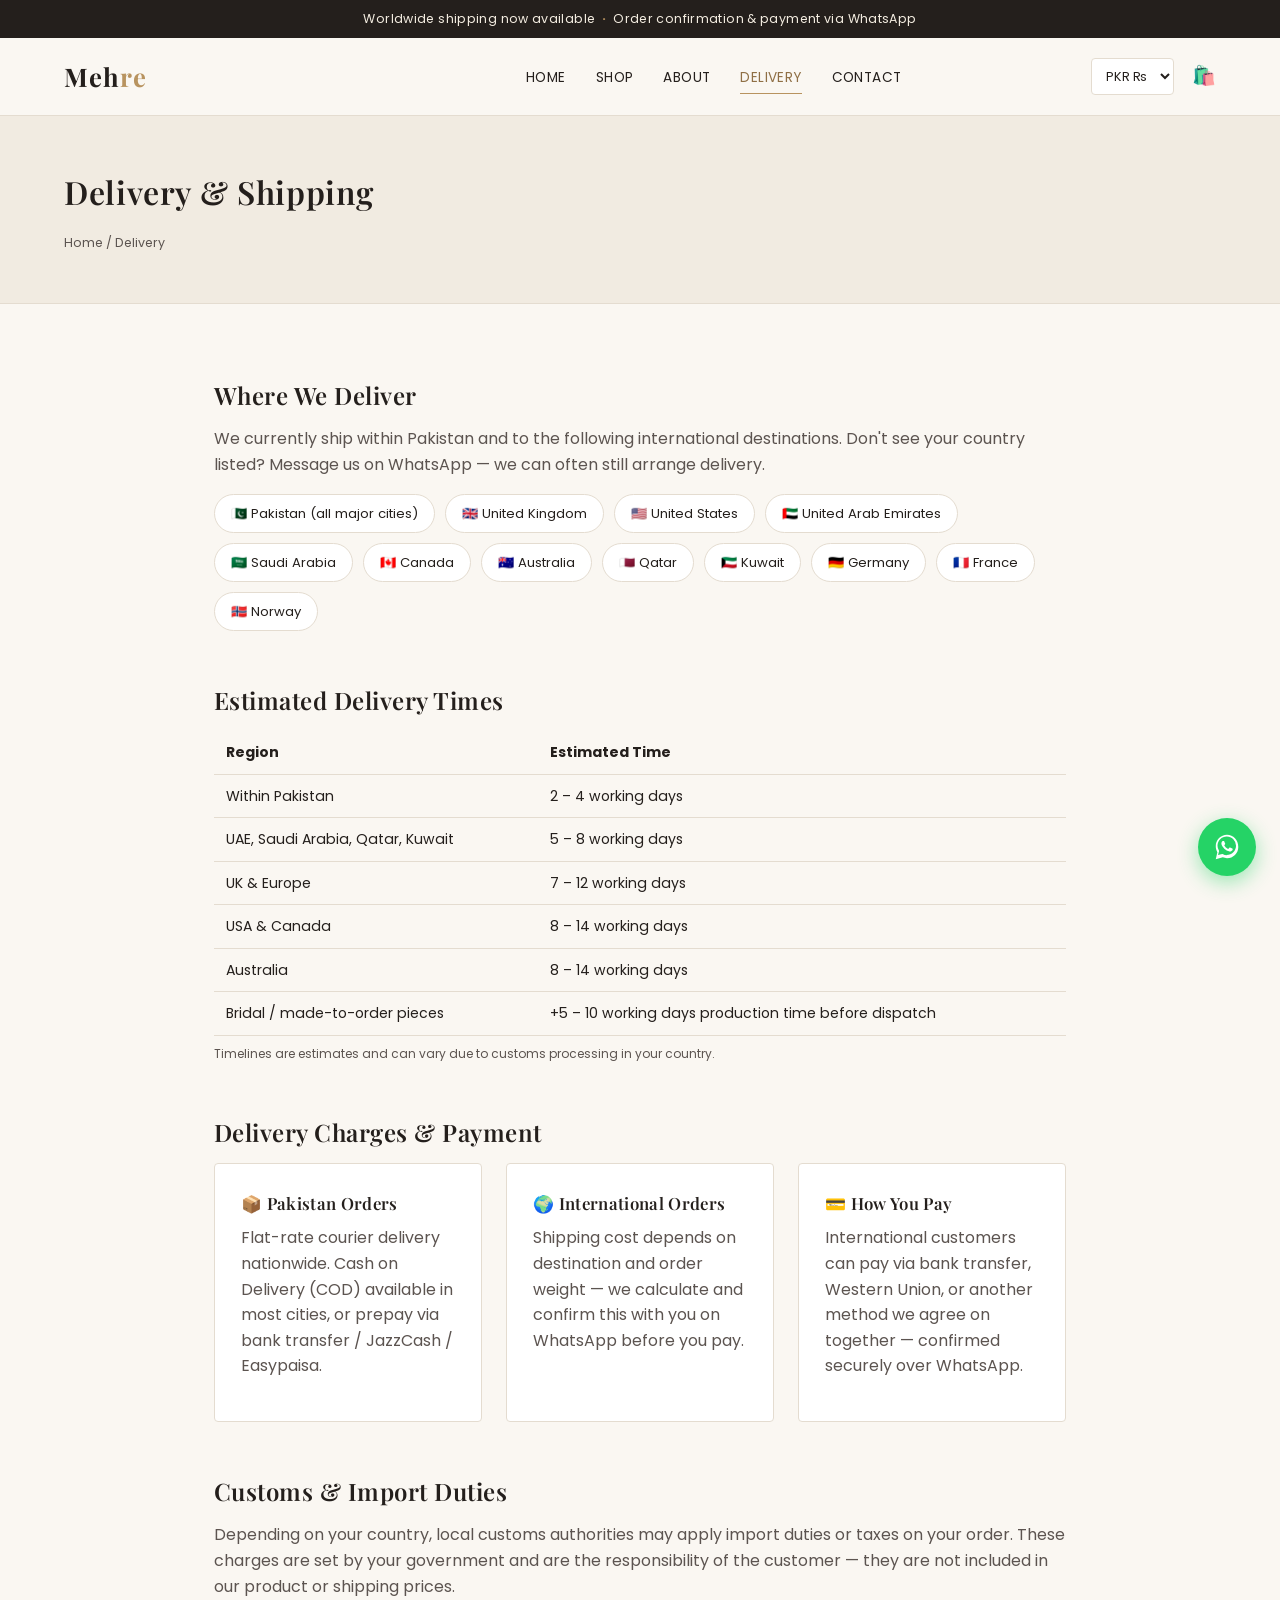
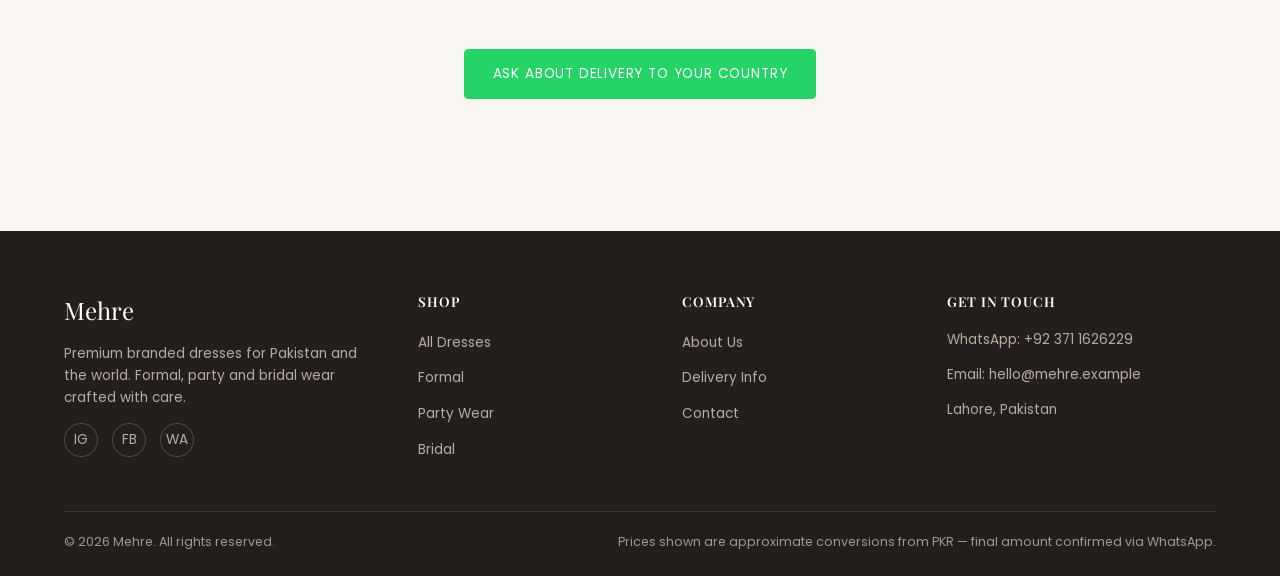
<file: delivery.html>
<!DOCTYPE html>
<html lang="en">
<head>
<meta charset="UTF-8">
<meta name="viewport" content="width=device-width, initial-scale=1.0">
<title>Delivery & Shipping — Mehre</title>
<meta name="description" content="Mehre delivery information: countries we ship to, estimated timelines, delivery charges and how payment works for international orders.">
<link rel="preconnect" href="https://fonts.googleapis.com">
<link href="https://fonts.googleapis.com/css2?family=Playfair+Display:wght@600;700&family=Poppins:wght@300;400;500;600&display=swap" rel="stylesheet">
<link rel="stylesheet" href="css/style.css">
</head>
<body>

<div class="announce-bar">Worldwide shipping now available &nbsp;<strong>·</strong>&nbsp; Order confirmation &amp; payment via WhatsApp</div>

<header class="site-header">
  <div class="header-inner">
    <a href="index.html" class="logo">Meh<span>re</span></a>
    <div class="nav-overlay"></div>
    <nav class="main-nav">
      <ul>
        <li><a href="index.html">Home</a></li>
        <li><a href="shop.html">Shop</a></li>
        <li><a href="about.html">About</a></li>
        <li><a href="delivery.html" class="active">Delivery</a></li>
        <li><a href="contact.html">Contact</a></li>
      </ul>
    </nav>
    <div class="header-actions">
      <select class="currency-select" aria-label="Select currency">
        <option value="PKR">PKR ₨</option>
        <option value="USD">USD $</option>
        <option value="GBP">GBP £</option>
        <option value="EUR">EUR €</option>
        <option value="AED">AED</option>
        <option value="SAR">SAR</option>
      </select>
      <a href="cart.html" class="cart-link" aria-label="Cart">
        🛍️<span class="cart-count">0</span>
      </a>
      <button class="nav-toggle" aria-label="Menu">☰</button>
    </div>
  </div>
</header>

<div class="page-banner">
  <div class="container">
    <h1>Delivery &amp; Shipping</h1>
    <div class="breadcrumb"><a href="index.html">Home</a> / Delivery</div>
  </div>
</div>

<section class="section">
  <div class="container" style="max-width:900px;">

    <h2>Where We Deliver</h2>
    <p id="delivery-intro">We currently ship within Pakistan and to the following international destinations. Don't see your country listed? Message us on WhatsApp — we can often still arrange delivery.</p>
    <div class="country-list" id="delivery-countries">
      <span class="country-chip">🇵🇰 Pakistan (all major cities)</span>
      <span class="country-chip">🇬🇧 United Kingdom</span>
      <span class="country-chip">🇺🇸 United States</span>
      <span class="country-chip">🇦🇪 United Arab Emirates</span>
      <span class="country-chip">🇸🇦 Saudi Arabia</span>
      <span class="country-chip">🇨🇦 Canada</span>
      <span class="country-chip">🇦🇺 Australia</span>
      <span class="country-chip">🇶🇦 Qatar</span>
      <span class="country-chip">🇰🇼 Kuwait</span>
      <span class="country-chip">🇩🇪 Germany</span>
      <span class="country-chip">🇫🇷 France</span>
      <span class="country-chip">🇳🇴 Norway</span>
    </div>

    <h2 style="margin-top:50px;">Estimated Delivery Times</h2>
    <table class="rate-table">
      <thead><tr><th>Region</th><th>Estimated Time</th></tr></thead>
      <tbody id="delivery-rates-body">
        <tr><td>Within Pakistan</td><td>2 – 4 working days</td></tr>
        <tr><td>UAE, Saudi Arabia, Qatar, Kuwait</td><td>5 – 8 working days</td></tr>
        <tr><td>UK &amp; Europe</td><td>7 – 12 working days</td></tr>
        <tr><td>USA &amp; Canada</td><td>8 – 14 working days</td></tr>
        <tr><td>Australia</td><td>8 – 14 working days</td></tr>
        <tr><td>Bridal / made-to-order pieces</td><td>+5 – 10 working days production time before dispatch</td></tr>
      </tbody>
    </table>
    <p class="rate-note">Timelines are estimates and can vary due to customs processing in your country.</p>

    <h2 style="margin-top:50px;">Delivery Charges &amp; Payment</h2>
    <div class="info-grid" id="delivery-charges">
      <div class="info-card">
        <h3>📦 Pakistan Orders</h3>
        <p>Flat-rate courier delivery nationwide. Cash on Delivery (COD) available in most cities, or prepay via bank transfer / JazzCash / Easypaisa.</p>
      </div>
      <div class="info-card">
        <h3>🌍 International Orders</h3>
        <p>Shipping cost depends on destination and order weight — we calculate and confirm this with you on WhatsApp before you pay.</p>
      </div>
      <div class="info-card">
        <h3>💳 How You Pay</h3>
        <p>International customers can pay via bank transfer, Western Union, or another method we agree on together — confirmed securely over WhatsApp.</p>
      </div>
    </div>

    <h2 style="margin-top:50px;">Customs &amp; Import Duties</h2>
    <p id="delivery-customs">Depending on your country, local customs authorities may apply import duties or taxes on your order. These charges are set by your government and are the responsibility of the customer — they are not included in our product or shipping prices.</p>

    <div class="center" style="margin-top:50px;">
      <a href="#" class="btn btn-whatsapp" data-wa-link target="_blank" rel="noopener">Ask About Delivery to Your Country</a>
    </div>
  </div>
</section>

<footer class="site-footer">
  <div class="container">
    <div class="footer-grid">
      <div>
        <div class="footer-logo">Mehre</div>
        <p>Premium branded dresses for Pakistan and the world. Formal, party and bridal wear crafted with care.</p>
        <div class="social-row">
          <a href="#" aria-label="Instagram">IG</a>
          <a href="#" aria-label="Facebook">FB</a>
          <a href="#" data-wa-link target="_blank" rel="noopener" aria-label="WhatsApp">WA</a>
        </div>
      </div>
      <div>
        <h4>Shop</h4>
        <ul>
          <li><a href="shop.html">All Dresses</a></li>
          <li><a href="shop.html">Formal</a></li>
          <li><a href="shop.html">Party Wear</a></li>
          <li><a href="shop.html">Bridal</a></li>
        </ul>
      </div>
      <div>
        <h4>Company</h4>
        <ul>
          <li><a href="about.html">About Us</a></li>
          <li><a href="delivery.html">Delivery Info</a></li>
          <li><a href="contact.html">Contact</a></li>
        </ul>
      </div>
      <div>
        <h4>Get In Touch</h4>
        <p>WhatsApp: +92 371 1626229</p>
        <p>Email: hello@mehre.example</p>
        <p>Lahore, Pakistan</p>
      </div>
    </div>
    <div class="footer-bottom">
      <span>© <span class="footer-year"></span> Mehre. All rights reserved.</span>
      <span>Prices shown are approximate conversions from PKR — final amount confirmed via WhatsApp.</span>
    </div>
  </div>
</footer>

<div class="whatsapp-float">
  <span class="wa-tooltip">Chat with us</span>
  <a href="#" class="wa-btn" data-wa-link target="_blank" rel="noopener" aria-label="Chat on WhatsApp">
    <svg viewBox="0 0 32 32" fill="white" xmlns="http://www.w3.org/2000/svg"><path d="M16.02 3C9.4 3 4 8.4 4 15.02c0 2.4.63 4.65 1.72 6.6L4 29l7.55-1.98a11.9 11.9 0 0 0 4.47.87h.01c6.62 0 12.02-5.4 12.02-12.02C28.05 8.4 22.65 3 16.02 3zm0 21.86c-1.7 0-3.36-.46-4.8-1.32l-.34-.2-4.48 1.17 1.2-4.37-.22-.36a9.83 9.83 0 0 1-1.5-5.16c0-5.44 4.43-9.87 9.87-9.87 2.64 0 5.12 1.03 6.98 2.9a9.8 9.8 0 0 1 2.9 6.97c0 5.44-4.43 9.87-9.87 9.87zm5.4-7.4c-.3-.15-1.75-.86-2.02-.96-.27-.1-.47-.15-.67.15-.2.3-.77.96-.94 1.15-.17.2-.35.22-.65.07-.3-.15-1.24-.46-2.36-1.46-.87-.78-1.46-1.74-1.63-2.04-.17-.3-.02-.46.13-.6.13-.13.3-.35.45-.52.15-.17.2-.3.3-.5.1-.2.05-.37-.02-.52-.07-.15-.67-1.6-.92-2.2-.24-.58-.49-.5-.67-.5h-.57c-.2 0-.52.07-.79.37-.27.3-1.04 1.02-1.04 2.48s1.07 2.87 1.22 3.07c.15.2 2.1 3.2 5.08 4.49.71.31 1.26.49 1.7.63.71.22 1.36.19 1.87.12.57-.09 1.75-.72 2-1.41.25-.7.25-1.3.17-1.42-.07-.13-.27-.2-.57-.35z"/></svg>
  </a>
</div>

<script src="js/products.js"></script>
<script src="js/main.js"></script>
</body>
</html>
</file>
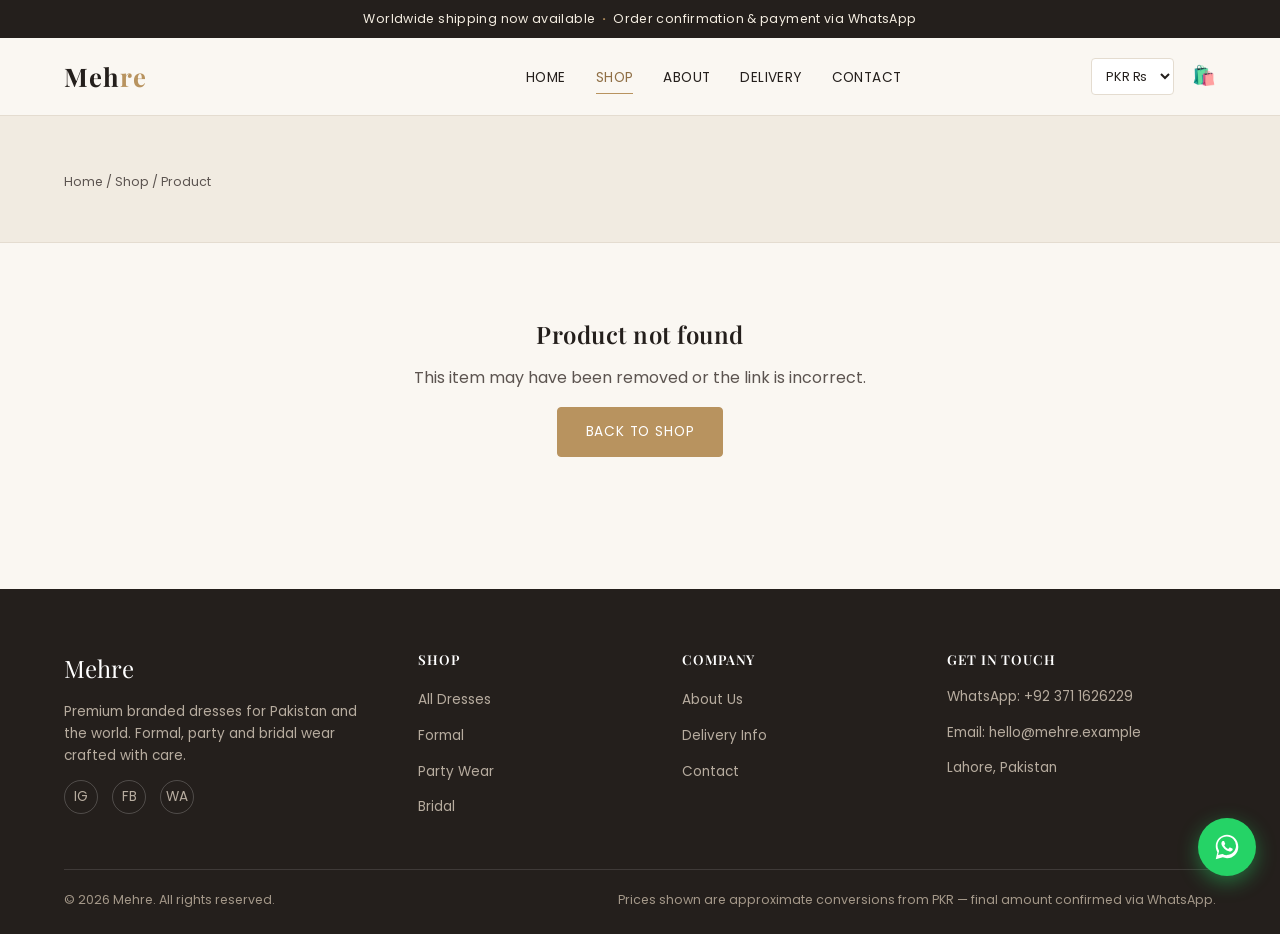
<file: product.html>
<!DOCTYPE html>
<html lang="en">
<head>
<meta charset="UTF-8">
<meta name="viewport" content="width=device-width, initial-scale=1.0">
<title>Product — Mehre</title>
<link rel="preconnect" href="https://fonts.googleapis.com">
<link href="https://fonts.googleapis.com/css2?family=Playfair+Display:wght@600;700&family=Poppins:wght@300;400;500;600&display=swap" rel="stylesheet">
<link rel="stylesheet" href="css/style.css">
</head>
<body>

<div class="announce-bar">Worldwide shipping now available &nbsp;<strong>·</strong>&nbsp; Order confirmation &amp; payment via WhatsApp</div>

<header class="site-header">
  <div class="header-inner">
    <a href="index.html" class="logo">Meh<span>re</span></a>
    <div class="nav-overlay"></div>
    <nav class="main-nav">
      <ul>
        <li><a href="index.html">Home</a></li>
        <li><a href="shop.html" class="active">Shop</a></li>
        <li><a href="about.html">About</a></li>
        <li><a href="delivery.html">Delivery</a></li>
        <li><a href="contact.html">Contact</a></li>
      </ul>
    </nav>
    <div class="header-actions">
      <select class="currency-select" aria-label="Select currency">
        <option value="PKR">PKR ₨</option>
        <option value="USD">USD $</option>
        <option value="GBP">GBP £</option>
        <option value="EUR">EUR €</option>
        <option value="AED">AED</option>
        <option value="SAR">SAR</option>
      </select>
      <a href="cart.html" class="cart-link" aria-label="Cart">
        🛍️<span class="cart-count">0</span>
      </a>
      <button class="nav-toggle" aria-label="Menu">☰</button>
    </div>
  </div>
</header>

<div class="page-banner">
  <div class="container">
    <div class="breadcrumb"><a href="index.html">Home</a> / <a href="shop.html">Shop</a> / <span id="breadcrumb-name">Product</span></div>
  </div>
</div>

<section class="section" id="pdp-root">
  <div class="container pdp">
    <div>
      <div class="pdp-gallery" id="pdp-gallery"></div>
      <div class="pdp-thumbs" id="pdp-thumbs"></div>
    </div>
    <div class="pdp-info">
      <span class="product-cat" id="pdp-cat"></span>
      <h1 id="pdp-title"></h1>
      <div class="pdp-price" id="pdp-price"></div>

      <div class="option-group">
        <span class="option-label">Size</span>
        <div class="size-options" id="pdp-sizes"></div>
      </div>

      <div class="option-group">
        <span class="option-label">Quantity</span>
        <div class="qty-stepper">
          <button type="button" id="pdp-qty-minus" aria-label="Decrease quantity">−</button>
          <input type="number" id="pdp-qty" value="1" min="1">
          <button type="button" id="pdp-qty-plus" aria-label="Increase quantity">+</button>
        </div>
      </div>

      <div class="pdp-actions">
        <button class="btn btn-outline btn-block" id="pdp-add-cart">Add to Cart</button>
        <a href="#" class="btn btn-whatsapp btn-block" id="pdp-buy-now">Buy Now via WhatsApp</a>
      </div>

      <div class="pdp-desc" id="pdp-desc"></div>

      <div class="pdp-meta">
        <div>🌍 <strong>Ships worldwide</strong> — Pakistan, UK, USA, UAE, Saudi Arabia, Canada &amp; more</div>
        <div>💱 Price shown in your selected currency — final amount confirmed in PKR via WhatsApp</div>
        <div>🧵 Made to order — please allow 5–10 working days before dispatch</div>
      </div>
    </div>
  </div>
</section>

<section id="pdp-not-found" class="section center" style="display:none;">
  <div class="container">
    <h2>Product not found</h2>
    <p>This item may have been removed or the link is incorrect.</p>
    <a href="shop.html" class="btn btn-gold">Back to Shop</a>
  </div>
</section>

<section class="section section-tight" id="related-section">
  <div class="container">
    <div class="grid-header">
      <h2>You May Also Like</h2>
    </div>
    <div class="product-grid" id="related-grid"></div>
  </div>
</section>

<footer class="site-footer">
  <div class="container">
    <div class="footer-grid">
      <div>
        <div class="footer-logo">Mehre</div>
        <p>Premium branded dresses for Pakistan and the world. Formal, party and bridal wear crafted with care.</p>
        <div class="social-row">
          <a href="#" aria-label="Instagram">IG</a>
          <a href="#" aria-label="Facebook">FB</a>
          <a href="#" data-wa-link target="_blank" rel="noopener" aria-label="WhatsApp">WA</a>
        </div>
      </div>
      <div>
        <h4>Shop</h4>
        <ul>
          <li><a href="shop.html">All Dresses</a></li>
          <li><a href="shop.html">Formal</a></li>
          <li><a href="shop.html">Party Wear</a></li>
          <li><a href="shop.html">Bridal</a></li>
        </ul>
      </div>
      <div>
        <h4>Company</h4>
        <ul>
          <li><a href="about.html">About Us</a></li>
          <li><a href="delivery.html">Delivery Info</a></li>
          <li><a href="contact.html">Contact</a></li>
        </ul>
      </div>
      <div>
        <h4>Get In Touch</h4>
        <p>WhatsApp: +92 371 1626229</p>
        <p>Email: hello@mehre.example</p>
        <p>Lahore, Pakistan</p>
      </div>
    </div>
    <div class="footer-bottom">
      <span>© <span class="footer-year"></span> Mehre. All rights reserved.</span>
      <span>Prices shown are approximate conversions from PKR — final amount confirmed via WhatsApp.</span>
    </div>
  </div>
</footer>

<div class="whatsapp-float">
  <span class="wa-tooltip">Chat with us</span>
  <a href="#" class="wa-btn" data-wa-link target="_blank" rel="noopener" aria-label="Chat on WhatsApp">
    <svg viewBox="0 0 32 32" fill="white" xmlns="http://www.w3.org/2000/svg"><path d="M16.02 3C9.4 3 4 8.4 4 15.02c0 2.4.63 4.65 1.72 6.6L4 29l7.55-1.98a11.9 11.9 0 0 0 4.47.87h.01c6.62 0 12.02-5.4 12.02-12.02C28.05 8.4 22.65 3 16.02 3zm0 21.86c-1.7 0-3.36-.46-4.8-1.32l-.34-.2-4.48 1.17 1.2-4.37-.22-.36a9.83 9.83 0 0 1-1.5-5.16c0-5.44 4.43-9.87 9.87-9.87 2.64 0 5.12 1.03 6.98 2.9a9.8 9.8 0 0 1 2.9 6.97c0 5.44-4.43 9.87-9.87 9.87zm5.4-7.4c-.3-.15-1.75-.86-2.02-.96-.27-.1-.47-.15-.67.15-.2.3-.77.96-.94 1.15-.17.2-.35.22-.65.07-.3-.15-1.24-.46-2.36-1.46-.87-.78-1.46-1.74-1.63-2.04-.17-.3-.02-.46.13-.6.13-.13.3-.35.45-.52.15-.17.2-.3.3-.5.1-.2.05-.37-.02-.52-.07-.15-.67-1.6-.92-2.2-.24-.58-.49-.5-.67-.5h-.57c-.2 0-.52.07-.79.37-.27.3-1.04 1.02-1.04 2.48s1.07 2.87 1.22 3.07c.15.2 2.1 3.2 5.08 4.49.71.31 1.26.49 1.7.63.71.22 1.36.19 1.87.12.57-.09 1.75-.72 2-1.41.25-.7.25-1.3.17-1.42-.07-.13-.27-.2-.57-.35z"/></svg>
  </a>
</div>

<script src="js/products.js"></script>
<script src="js/main.js"></script>
</body>
</html>
</file>
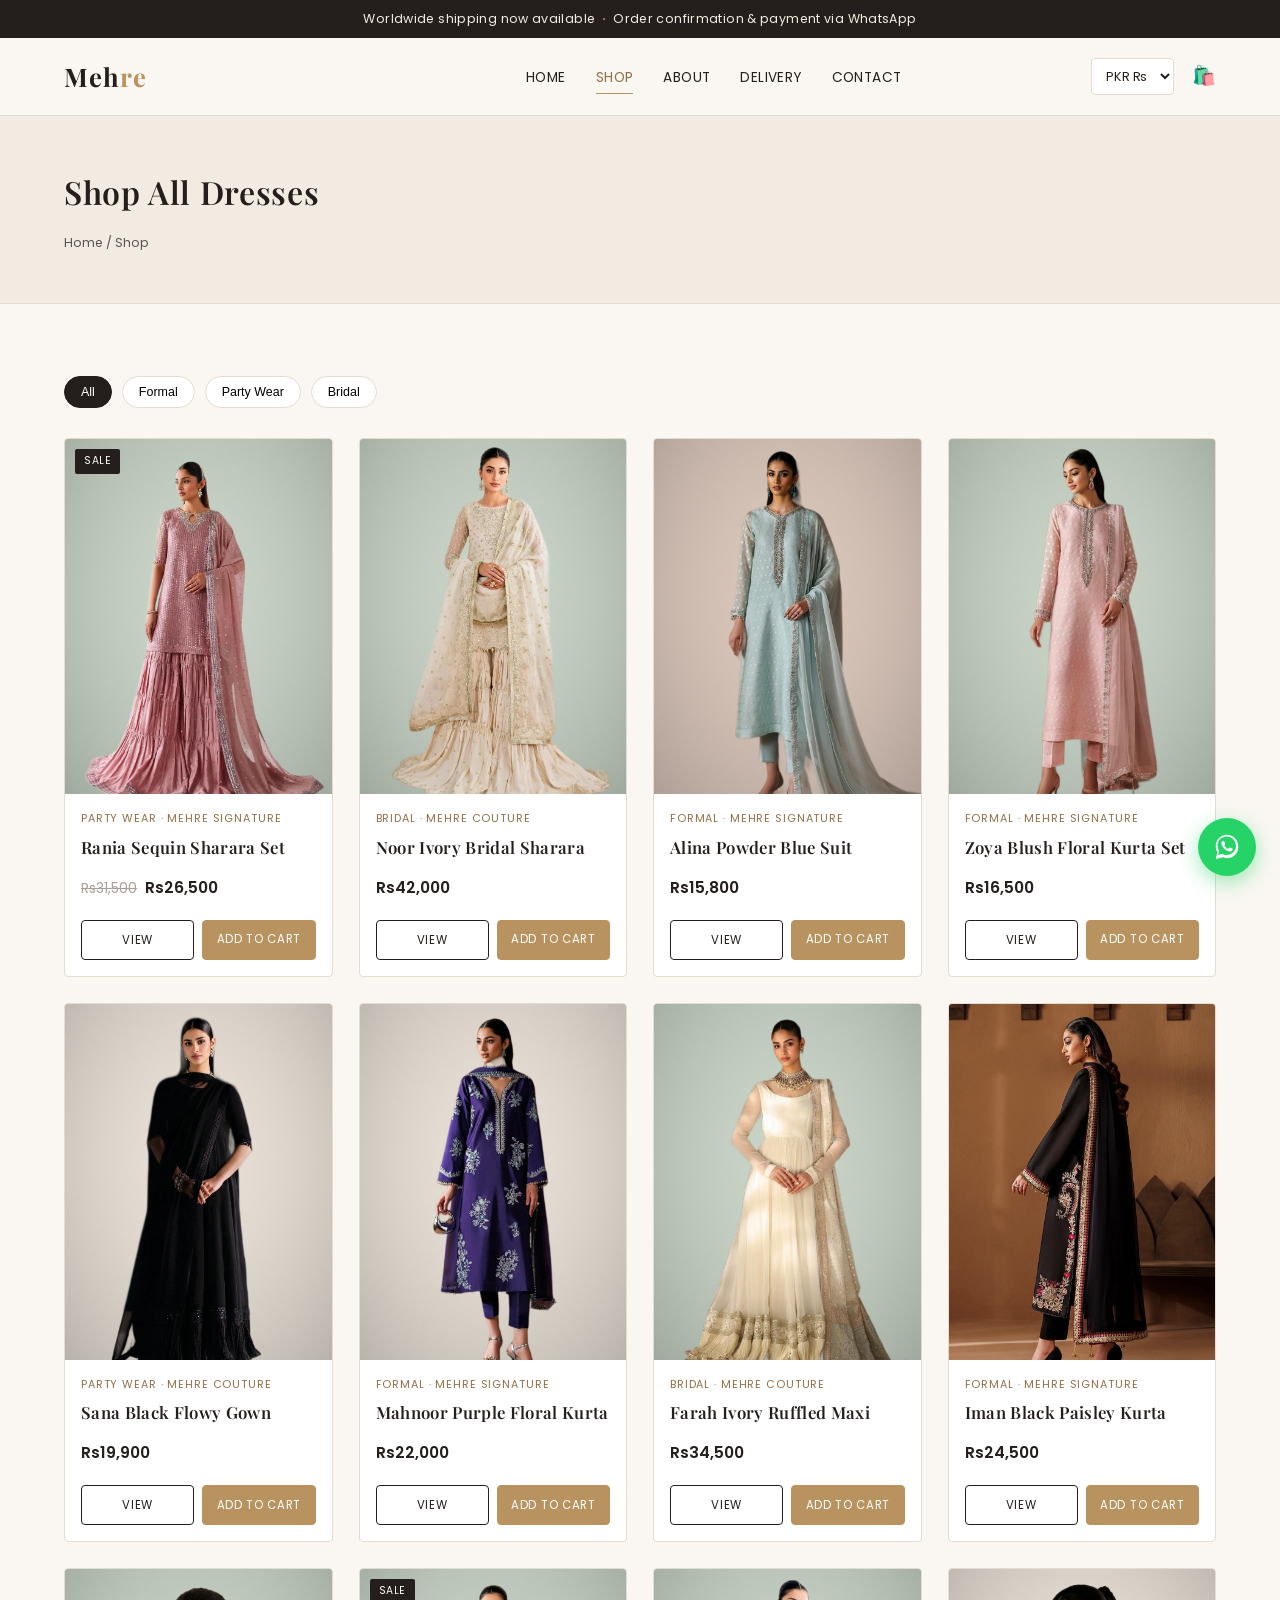
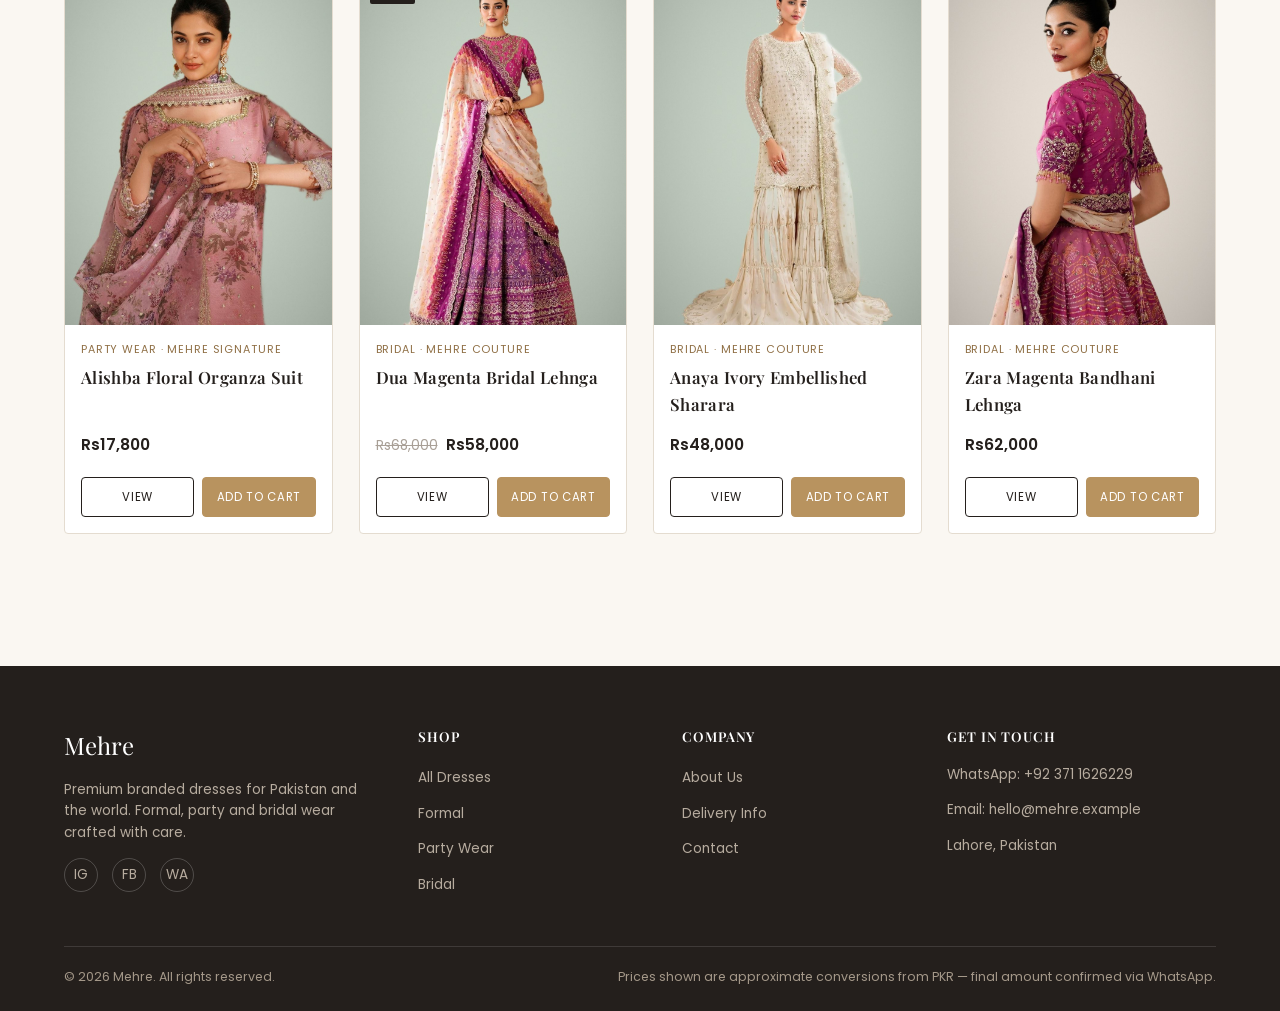
<file: shop.html>
<!DOCTYPE html>
<html lang="en">
<head>
<meta charset="UTF-8">
<meta name="viewport" content="width=device-width, initial-scale=1.0">
<title>Shop All Dresses — Mehre</title>
<meta name="description" content="Browse Mehre's full collection of branded formal, party and bridal dresses. Prices shown in your currency, delivered worldwide.">
<link rel="preconnect" href="https://fonts.googleapis.com">
<link href="https://fonts.googleapis.com/css2?family=Playfair+Display:wght@600;700&family=Poppins:wght@300;400;500;600&display=swap" rel="stylesheet">
<link rel="stylesheet" href="css/style.css">
</head>
<body>

<div class="announce-bar">Worldwide shipping now available &nbsp;<strong>·</strong>&nbsp; Order confirmation &amp; payment via WhatsApp</div>

<header class="site-header">
  <div class="header-inner">
    <a href="index.html" class="logo">Meh<span>re</span></a>
    <div class="nav-overlay"></div>
    <nav class="main-nav">
      <ul>
        <li><a href="index.html">Home</a></li>
        <li><a href="shop.html" class="active">Shop</a></li>
        <li><a href="about.html">About</a></li>
        <li><a href="delivery.html">Delivery</a></li>
        <li><a href="contact.html">Contact</a></li>
      </ul>
    </nav>
    <div class="header-actions">
      <select class="currency-select" aria-label="Select currency">
        <option value="PKR">PKR ₨</option>
        <option value="USD">USD $</option>
        <option value="GBP">GBP £</option>
        <option value="EUR">EUR €</option>
        <option value="AED">AED</option>
        <option value="SAR">SAR</option>
      </select>
      <a href="cart.html" class="cart-link" aria-label="Cart">
        🛍️<span class="cart-count">0</span>
      </a>
      <button class="nav-toggle" aria-label="Menu">☰</button>
    </div>
  </div>
</header>

<div class="page-banner">
  <div class="container">
    <h1>Shop All Dresses</h1>
    <div class="breadcrumb"><a href="index.html">Home</a> / Shop</div>
  </div>
</div>

<section class="section">
  <div class="container">
    <div class="filter-bar">
      <button class="filter-chip active" data-filter="All">All</button>
      <button class="filter-chip" data-filter="Formal">Formal</button>
      <button class="filter-chip" data-filter="Party Wear">Party Wear</button>
      <button class="filter-chip" data-filter="Bridal">Bridal</button>
    </div>
    <div class="product-grid" id="shop-grid"></div>
  </div>
</section>

<footer class="site-footer">
  <div class="container">
    <div class="footer-grid">
      <div>
        <div class="footer-logo">Mehre</div>
        <p>Premium branded dresses for Pakistan and the world. Formal, party and bridal wear crafted with care.</p>
        <div class="social-row">
          <a href="#" aria-label="Instagram">IG</a>
          <a href="#" aria-label="Facebook">FB</a>
          <a href="#" data-wa-link target="_blank" rel="noopener" aria-label="WhatsApp">WA</a>
        </div>
      </div>
      <div>
        <h4>Shop</h4>
        <ul>
          <li><a href="shop.html">All Dresses</a></li>
          <li><a href="shop.html">Formal</a></li>
          <li><a href="shop.html">Party Wear</a></li>
          <li><a href="shop.html">Bridal</a></li>
        </ul>
      </div>
      <div>
        <h4>Company</h4>
        <ul>
          <li><a href="about.html">About Us</a></li>
          <li><a href="delivery.html">Delivery Info</a></li>
          <li><a href="contact.html">Contact</a></li>
        </ul>
      </div>
      <div>
        <h4>Get In Touch</h4>
        <p>WhatsApp: +92 371 1626229</p>
        <p>Email: hello@mehre.example</p>
        <p>Lahore, Pakistan</p>
      </div>
    </div>
    <div class="footer-bottom">
      <span>© <span class="footer-year"></span> Mehre. All rights reserved.</span>
      <span>Prices shown are approximate conversions from PKR — final amount confirmed via WhatsApp.</span>
    </div>
  </div>
</footer>

<div class="whatsapp-float">
  <span class="wa-tooltip">Chat with us</span>
  <a href="#" class="wa-btn" data-wa-link target="_blank" rel="noopener" aria-label="Chat on WhatsApp">
    <svg viewBox="0 0 32 32" fill="white" xmlns="http://www.w3.org/2000/svg"><path d="M16.02 3C9.4 3 4 8.4 4 15.02c0 2.4.63 4.65 1.72 6.6L4 29l7.55-1.98a11.9 11.9 0 0 0 4.47.87h.01c6.62 0 12.02-5.4 12.02-12.02C28.05 8.4 22.65 3 16.02 3zm0 21.86c-1.7 0-3.36-.46-4.8-1.32l-.34-.2-4.48 1.17 1.2-4.37-.22-.36a9.83 9.83 0 0 1-1.5-5.16c0-5.44 4.43-9.87 9.87-9.87 2.64 0 5.12 1.03 6.98 2.9a9.8 9.8 0 0 1 2.9 6.97c0 5.44-4.43 9.87-9.87 9.87zm5.4-7.4c-.3-.15-1.75-.86-2.02-.96-.27-.1-.47-.15-.67.15-.2.3-.77.96-.94 1.15-.17.2-.35.22-.65.07-.3-.15-1.24-.46-2.36-1.46-.87-.78-1.46-1.74-1.63-2.04-.17-.3-.02-.46.13-.6.13-.13.3-.35.45-.52.15-.17.2-.3.3-.5.1-.2.05-.37-.02-.52-.07-.15-.67-1.6-.92-2.2-.24-.58-.49-.5-.67-.5h-.57c-.2 0-.52.07-.79.37-.27.3-1.04 1.02-1.04 2.48s1.07 2.87 1.22 3.07c.15.2 2.1 3.2 5.08 4.49.71.31 1.26.49 1.7.63.71.22 1.36.19 1.87.12.57-.09 1.75-.72 2-1.41.25-.7.25-1.3.17-1.42-.07-.13-.27-.2-.57-.35z"/></svg>
  </a>
</div>

<script src="js/products.js"></script>
<script src="js/main.js"></script>
</body>
</html>
</file>
<file: css/style.css>
/* ===================== Mehre — Global Styles ===================== */
:root{
  --color-bg: #faf7f2;
  --color-bg-alt: #f1ebe1;
  --color-ink: #241f1c;
  --color-ink-soft: #5c5450;
  --color-line: #e4dcd0;
  --color-gold: #b8935f;
  --color-gold-dark: #8f6f45;
  --color-rose: #c9877f;
  --color-white: #ffffff;
  --color-whatsapp: #25d366;
  --radius: 4px;
  --shadow-sm: 0 2px 10px rgba(36,31,28,0.06);
  --shadow-md: 0 10px 30px rgba(36,31,28,0.10);
  --font-heading: 'Playfair Display', 'Georgia', serif;
  --font-body: 'Poppins', 'Segoe UI', sans-serif;
  --container: 1200px;
}

*{ box-sizing: border-box; }
html{ scroll-behavior: smooth; overflow-x: hidden; }
body{
  margin:0;
  font-family: var(--font-body);
  color: var(--color-ink);
  background: var(--color-bg);
  line-height: 1.6;
  -webkit-font-smoothing: antialiased;
  overflow-x: hidden;
}
img{ max-width:100%; display:block; }
a{ color:inherit; text-decoration:none; }
ul{ list-style:none; margin:0; padding:0; }
h1,h2,h3,h4{ font-family: var(--font-heading); font-weight:600; margin:0 0 .5em; letter-spacing:.02em; }
p{ margin:0 0 1em; color: var(--color-ink-soft); }
.container{ max-width: var(--container); margin:0 auto; padding:0 24px; }
.btn{
  display:inline-flex; align-items:center; justify-content:center; gap:8px;
  padding:13px 28px; border-radius: var(--radius); border:1px solid var(--color-ink);
  background: var(--color-ink); color:#fff; font-size:.85rem; letter-spacing:.06em;
  text-transform:uppercase; cursor:pointer; transition: all .25s ease; font-family: var(--font-body);
}
.btn:hover{ background:#000; border-color:#000; }
.btn.btn-outline{ background:transparent; color:var(--color-ink); }
.btn.btn-outline:hover{ background: var(--color-ink); color:#fff; }
.btn.btn-gold{ background: var(--color-gold); border-color: var(--color-gold); }
.btn.btn-gold:hover{ background: var(--color-gold-dark); border-color: var(--color-gold-dark); }
.btn.btn-whatsapp{ background: var(--color-whatsapp); border-color: var(--color-whatsapp); }
.btn.btn-whatsapp:hover{ background:#1ebc59; border-color:#1ebc59; }
.btn.btn-block{ width:100%; }
.btn:disabled{ opacity:.5; cursor:not-allowed; }
.section{ padding: 72px 0; }
.section-tight{ padding: 40px 0; }
.eyebrow{ text-transform:uppercase; letter-spacing:.18em; font-size:.72rem; color:var(--color-gold-dark); font-weight:600; margin-bottom:10px; display:block; }
.center{ text-align:center; }
.muted{ color: var(--color-ink-soft); }

/* ---------- Top announcement bar ---------- */
.announce-bar{
  background: var(--color-ink); color:#f4ede1; font-size:.78rem; letter-spacing:.03em;
  text-align:center; padding:9px 16px;
}
.announce-bar strong{ color: var(--color-gold); }

/* ---------- Header ---------- */
header.site-header{
  position: sticky; top:0; z-index: 200; background: var(--color-bg);
  border-bottom:1px solid var(--color-line);
}
.header-inner{ display:flex; align-items:center; justify-content:space-between; padding:18px 24px; max-width: var(--container); margin:0 auto; gap: 20px; }
.logo{ font-family: var(--font-heading); font-size:1.6rem; font-weight:700; letter-spacing:.04em; }
.logo span{ color: var(--color-gold); }
nav.main-nav ul{ display:flex; gap: 30px; }
nav.main-nav a{ font-size:.85rem; letter-spacing:.03em; text-transform:uppercase; padding:6px 0; border-bottom:1px solid transparent; transition:.2s; }
nav.main-nav a:hover, nav.main-nav a.active{ border-color: var(--color-gold); color: var(--color-gold-dark); }
.header-actions{ display:flex; align-items:center; gap:18px; }
.currency-select{
  border:1px solid var(--color-line); background:#fff; padding:8px 10px; border-radius: var(--radius);
  font-family: var(--font-body); font-size:.8rem; cursor:pointer; color: var(--color-ink);
}
.cart-link{ position:relative; font-size:1.2rem; }
.cart-count{
  position:absolute; top:-8px; right:-10px; background: var(--color-gold); color:#fff;
  font-size:.65rem; min-width:17px; height:17px; border-radius:50%; display:flex; align-items:center; justify-content:center; padding:0 3px;
}
.nav-toggle{ display:none; background:none; border:none; font-size:1.4rem; cursor:pointer; }

@media (max-width: 860px){
  nav.main-nav{ position:fixed; top:0; right:-340px; width:78%; max-width:320px; background: var(--color-bg); height:100vh;
    transition: right .3s ease; box-shadow: var(--shadow-md); padding: 90px 30px; z-index: 250; }
  nav.main-nav.open{ right:0; }
  nav.main-nav ul{ flex-direction:column; gap: 22px; }
  .nav-toggle{ display:block; }
  .nav-overlay{ display:none; position:fixed; inset:0; background:rgba(0,0,0,.4); z-index:220; }
  .nav-overlay.open{ display:block; }
}

/* ---------- Hero ---------- */
.hero{
  position:relative; overflow:hidden;
  background: linear-gradient(120deg, var(--color-bg-alt), var(--color-bg) 60%);
  padding: 90px 0 70px;
}
.hero-inner{ display:grid; grid-template-columns: 1.1fr .9fr; gap: 50px; align-items:center; }
.hero h1{ font-size: clamp(2.2rem, 4vw, 3.4rem); line-height:1.15; margin-bottom:.35em; }
.hero p.lead{ font-size:1.05rem; max-width: 480px; }
.hero-cta{ display:flex; gap:16px; margin-top: 28px; flex-wrap:wrap; }
.hero-badges{ display:flex; gap:26px; margin-top:40px; flex-wrap:wrap; }
.hero-badge{ font-size:.78rem; color: var(--color-ink-soft); display:flex; align-items:center; gap:8px; }
.hero-visual{
  aspect-ratio: 4/5; border-radius: 8px; background: linear-gradient(160deg,#e9ddc8,#c9877f 65%,#8f6f45);
  display:flex; align-items:center; justify-content:center; box-shadow: var(--shadow-md); position:relative; overflow:hidden;
}
.hero-visual img{ width:100%; height:100%; object-fit:cover; object-position: top center; }
@media (max-width: 860px){ .hero-inner{ grid-template-columns:1fr; } .hero{ padding: 50px 0; } }

/* ---------- Product grid / cards ---------- */
.grid-header{ display:flex; align-items:flex-end; justify-content:space-between; margin-bottom: 30px; flex-wrap:wrap; gap:16px; }
.product-grid{ display:grid; grid-template-columns: repeat(4, 1fr); gap: 26px; }
@media (max-width: 1000px){ .product-grid{ grid-template-columns: repeat(2, 1fr); } }
@media (max-width: 520px){ .product-grid{ grid-template-columns: 1fr 1fr; gap:14px; } }

.product-card{ background:#fff; border:1px solid var(--color-line); border-radius: var(--radius); overflow:hidden; transition: transform .25s, box-shadow .25s; display:flex; flex-direction:column; }
.product-card:hover{ transform: translateY(-4px); box-shadow: var(--shadow-md); }
.product-thumb{ position:relative; aspect-ratio: 3/4; display:flex; align-items:center; justify-content:center; overflow:hidden; background: var(--color-bg-alt); }
.product-thumb img{ width:100%; height:100%; object-fit:cover; object-position: top center; transition: transform .4s ease; }
.product-card:hover .product-thumb img{ transform: scale(1.04); }
.product-tag{ position:absolute; top:10px; left:10px; background: var(--color-ink); color:#fff; font-size:.65rem; text-transform:uppercase; letter-spacing:.05em; padding:4px 9px; border-radius:2px; }
.product-body{ padding: 16px 16px 20px; display:flex; flex-direction:column; gap:6px; flex:1; }
.product-cat{ font-size:.68rem; text-transform:uppercase; letter-spacing:.08em; color: var(--color-gold-dark); }
.product-name{ font-family: var(--font-heading); font-size:1.05rem; margin:0; }
.product-price{ font-weight:600; margin-top:auto; padding-top:8px; font-size:.98rem; }
.product-price .old{ text-decoration: line-through; color:#a89f96; font-weight:400; margin-right:8px; font-size:.85rem; }
.product-actions{ display:flex; gap:8px; padding: 0 16px 16px; }
.product-actions .btn{ flex:1; padding:10px 8px; font-size:.72rem; }

/* ---------- Filters ---------- */
.filter-bar{ display:flex; gap:10px; flex-wrap:wrap; margin-bottom: 30px; }
.filter-chip{ padding:8px 16px; border:1px solid var(--color-line); border-radius:30px; font-size:.78rem; cursor:pointer; background:#fff; transition:.2s; }
.filter-chip.active, .filter-chip:hover{ background: var(--color-ink); color:#fff; border-color: var(--color-ink); }

/* ---------- USP strip ---------- */
.usp-strip{ background: var(--color-bg-alt); border-top:1px solid var(--color-line); border-bottom:1px solid var(--color-line); }
.usp-grid{ display:grid; grid-template-columns: repeat(4,1fr); gap: 20px; padding: 34px 0; }
.usp-item{ text-align:center; padding: 0 10px; }
.usp-item .icon{ font-size:1.6rem; margin-bottom:8px; }
.usp-item h4{ font-size:.9rem; margin-bottom:4px; }
.usp-item p{ font-size:.8rem; margin:0; }
@media (max-width:760px){ .usp-grid{ grid-template-columns: repeat(2,1fr);} }

/* ---------- Product detail page ---------- */
.pdp{ display:grid; grid-template-columns: 1fr 1fr; gap: 60px; align-items:flex-start; }
.pdp-gallery{ aspect-ratio: 4/5; border-radius: 8px; overflow:hidden; display:flex; align-items:center; justify-content:center; box-shadow: var(--shadow-sm); background: var(--color-bg-alt); }
.pdp-gallery img{ width:100%; height:100%; object-fit:cover; object-position: top center; }
.pdp-thumbs{ display:flex; gap:10px; margin-top:12px; }
.pdp-thumb{ width:64px; height:80px; border-radius:4px; overflow:hidden; border:2px solid transparent; padding:0; cursor:pointer; background:none; }
.pdp-thumb img{ width:100%; height:100%; object-fit:cover; object-position: top center; display:block; }
.pdp-thumb.active{ border-color: var(--color-gold); }
.pdp-info .product-cat{ margin-bottom:6px; }
.pdp-info h1{ font-size:2rem; margin-bottom:.2em; }
.pdp-price{ font-size:1.4rem; font-weight:600; margin: 10px 0 20px; }
.pdp-price .old{ text-decoration:line-through; color:#a89f96; font-weight:400; font-size:1rem; margin-right:10px; }
.option-group{ margin-bottom: 22px; }
.option-label{ font-size:.78rem; text-transform:uppercase; letter-spacing:.06em; font-weight:600; margin-bottom:10px; display:block; }
.size-options{ display:flex; gap:10px; flex-wrap:wrap; }
.size-btn{ width:44px; height:44px; border:1px solid var(--color-line); background:#fff; border-radius:50%; cursor:pointer; font-size:.82rem; transition:.2s; }
.size-btn.active, .size-btn:hover{ border-color: var(--color-ink); background: var(--color-ink); color:#fff; }
.qty-stepper{ display:inline-flex; align-items:center; border:1px solid var(--color-line); border-radius: var(--radius); overflow:hidden; }
.qty-stepper button{ width:38px; height:40px; border:none; background:#fff; cursor:pointer; font-size:1rem; }
.qty-stepper button:hover{ background: var(--color-bg-alt); }
.qty-stepper input{ width:44px; text-align:center; border:none; border-left:1px solid var(--color-line); border-right:1px solid var(--color-line); height:40px; font-family: var(--font-body); }
.pdp-actions{ display:flex; gap:12px; margin: 26px 0; flex-wrap:wrap; }
.pdp-actions .btn{ flex:1; min-width:180px; }
.pdp-meta{ border-top:1px solid var(--color-line); padding-top:18px; font-size:.85rem; }
.pdp-meta div{ margin-bottom:8px; }
.pdp-desc{ margin-top: 20px; }
@media (max-width:860px){ .pdp{ grid-template-columns:1fr; gap:30px; } }

/* ---------- Cart page ---------- */
.cart-table{ width:100%; border-collapse:collapse; }
.cart-table th{ text-align:left; font-size:.72rem; text-transform:uppercase; letter-spacing:.06em; color: var(--color-ink-soft); border-bottom:1px solid var(--color-line); padding: 12px 10px; }
.cart-table td{ padding: 16px 10px; border-bottom:1px solid var(--color-line); vertical-align:middle; }
.cart-item-info{ display:flex; align-items:center; gap:14px; }
.cart-thumb{ width:64px; height:80px; border-radius:4px; flex-shrink:0; overflow:hidden; background: var(--color-bg-alt); }
.cart-thumb img{ width:100%; height:100%; object-fit:cover; object-position: top center; }
.cart-remove{ color:#a5463d; font-size:.78rem; cursor:pointer; background:none; border:none; padding:0; text-decoration:underline; }
.cart-qty{ width:60px; padding:7px; border:1px solid var(--color-line); border-radius: var(--radius); text-align:center; }
.cart-summary{ background:#fff; border:1px solid var(--color-line); border-radius: var(--radius); padding: 26px; position:sticky; top:100px; }
.summary-row{ display:flex; justify-content:space-between; margin-bottom:12px; font-size:.92rem; }
.summary-row.total{ font-weight:700; font-size:1.1rem; border-top:1px solid var(--color-line); padding-top:14px; margin-top:6px; }
.cart-layout{ display:grid; grid-template-columns: 2fr 1fr; gap: 40px; align-items:flex-start; }
@media (max-width:860px){ .cart-layout{ grid-template-columns:1fr; } .cart-summary{ position:static; } }
.empty-state{ text-align:center; padding: 60px 20px; }

/* ---------- Forms ---------- */
.form-grid{ display:grid; grid-template-columns:1fr 1fr; gap:18px; }
.form-grid .full{ grid-column: 1/-1; }
label{ font-size:.78rem; text-transform:uppercase; letter-spacing:.05em; font-weight:600; margin-bottom:8px; display:block; }
input[type=text], input[type=email], input[type=tel], textarea, select.form-control{
  width:100%; padding:12px 14px; border:1px solid var(--color-line); border-radius: var(--radius);
  font-family: var(--font-body); font-size:.9rem; background:#fff;
}
textarea{ resize: vertical; min-height:120px; }
.form-note{ font-size:.8rem; margin-top:14px; }
@media (max-width:700px){ .form-grid{ grid-template-columns:1fr; } }

/* ---------- Delivery / About content blocks ---------- */
.info-grid{ display:grid; grid-template-columns: repeat(3,1fr); gap: 24px; }
.info-card{ background:#fff; border:1px solid var(--color-line); border-radius: var(--radius); padding: 26px; }
.info-card h3{ font-size:1.05rem; }
@media (max-width:860px){ .info-grid{ grid-template-columns:1fr; } }

.country-list{ display:flex; flex-wrap:wrap; gap:10px; margin-top:16px; }
.country-chip{ background:#fff; border:1px solid var(--color-line); padding:8px 16px; border-radius:30px; font-size:.82rem; }

table.rate-table{ width:100%; border-collapse:collapse; margin-top:10px; }
table.rate-table th, table.rate-table td{ text-align:left; padding:10px 12px; border-bottom:1px solid var(--color-line); font-size:.88rem; }

/* ---------- Testimonials ---------- */
.testimonial-grid{ display:grid; grid-template-columns: repeat(3,1fr); gap:24px; }
.testimonial{ background:#fff; border:1px solid var(--color-line); border-radius: var(--radius); padding:24px; }
.testimonial .stars{ color: var(--color-gold); margin-bottom:10px; }
.testimonial .name{ font-weight:600; margin-top:10px; font-size:.85rem; }
@media (max-width:860px){ .testimonial-grid{ grid-template-columns:1fr; } }

/* ---------- Footer ---------- */
footer.site-footer{ background: var(--color-ink); color:#cfc7bd; padding: 60px 0 24px; margin-top: 60px; }
.footer-grid{ display:grid; grid-template-columns: 1.4fr 1fr 1fr 1.2fr; gap: 40px; margin-bottom: 40px; }
.footer-grid h4{ color:#fff; font-size:.85rem; text-transform:uppercase; letter-spacing:.06em; margin-bottom:16px; }
.footer-grid p, .footer-grid a{ font-size:.85rem; color:#b7ac9f; }
.footer-grid ul li{ margin-bottom:10px; }
.footer-grid a:hover{ color: var(--color-gold); }
.footer-logo{ font-family: var(--font-heading); font-size:1.5rem; color:#fff; margin-bottom:14px; }
.footer-bottom{ border-top:1px solid rgba(255,255,255,.12); padding-top:20px; display:flex; justify-content:space-between; flex-wrap:wrap; gap:10px; font-size:.78rem; color:#a49889; }
.social-row{ display:flex; gap:14px; margin-top:14px; }
.social-row a{ width:34px; height:34px; border:1px solid rgba(255,255,255,.2); border-radius:50%; display:flex; align-items:center; justify-content:center; }
.social-row a:hover{ background: var(--color-gold); border-color: var(--color-gold); }
@media (max-width:860px){ .footer-grid{ grid-template-columns: 1fr 1fr; } }

/* ---------- WhatsApp floating widget ---------- */
.whatsapp-float{
  position: fixed; bottom: 24px; right: 24px; z-index: 500;
  display:flex; align-items:center; gap:10px;
}
.whatsapp-float .wa-btn{
  width:58px; height:58px; border-radius:50%; background: var(--color-whatsapp); display:flex; align-items:center; justify-content:center;
  box-shadow: 0 6px 20px rgba(37,211,102,.45); animation: wa-pulse 2.4s infinite;
}
.whatsapp-float .wa-btn svg{ width:30px; height:30px; }
.whatsapp-float .wa-tooltip{
  background:#fff; padding:8px 14px; border-radius:20px; font-size:.8rem; box-shadow: var(--shadow-sm); white-space:nowrap;
  opacity:0; transform: translateX(6px); transition:.25s;
}
.whatsapp-float:hover .wa-tooltip{ opacity:1; transform:none; }
@keyframes wa-pulse{ 0%{ box-shadow:0 0 0 0 rgba(37,211,102,.5);} 70%{ box-shadow:0 0 0 14px rgba(37,211,102,0);} 100%{ box-shadow:0 0 0 0 rgba(37,211,102,0);} }
@media (max-width: 600px){
  .whatsapp-float{ bottom:14px; right:14px; }
  .whatsapp-float .wa-btn{ width:46px; height:46px; }
  .whatsapp-float .wa-btn svg{ width:24px; height:24px; }
}

/* ---------- Toast ---------- */
.toast{
  position: fixed; top: 90px; right: 24px; background: var(--color-ink); color:#fff; padding: 14px 20px;
  border-radius: var(--radius); font-size:.85rem; box-shadow: var(--shadow-md); z-index: 600;
  transform: translateY(-12px); opacity:0; pointer-events:none; transition:.3s;
}
.toast.show{ opacity:1; transform:none; }

/* ---------- Page banner ---------- */
.page-banner{ background: var(--color-bg-alt); padding: 50px 0; border-bottom:1px solid var(--color-line); }
.breadcrumb{ font-size:.78rem; color: var(--color-ink-soft); margin-top:6px; }
.breadcrumb a:hover{ color: var(--color-gold-dark); }

/* ---------- Currency banner ---------- */
.rate-note{ font-size:.75rem; color: var(--color-ink-soft); margin-top:8px; }
</file>
